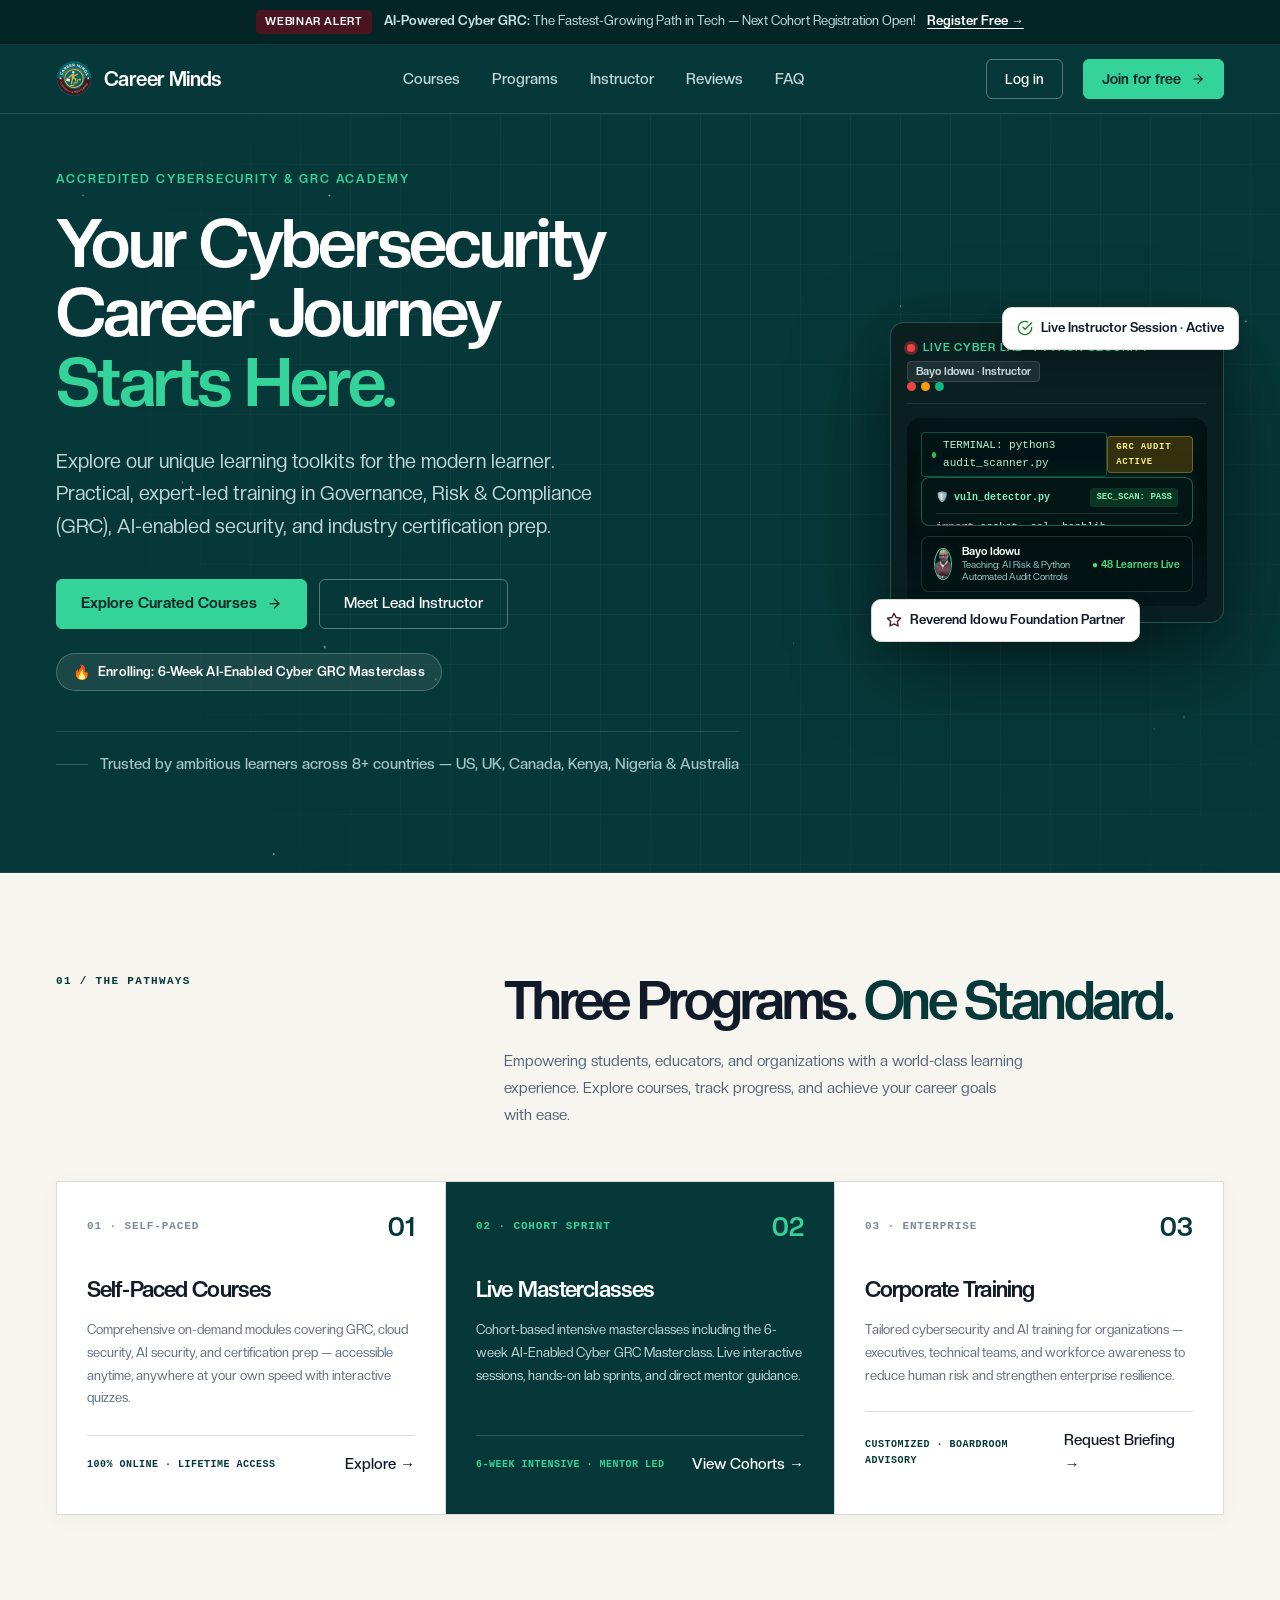
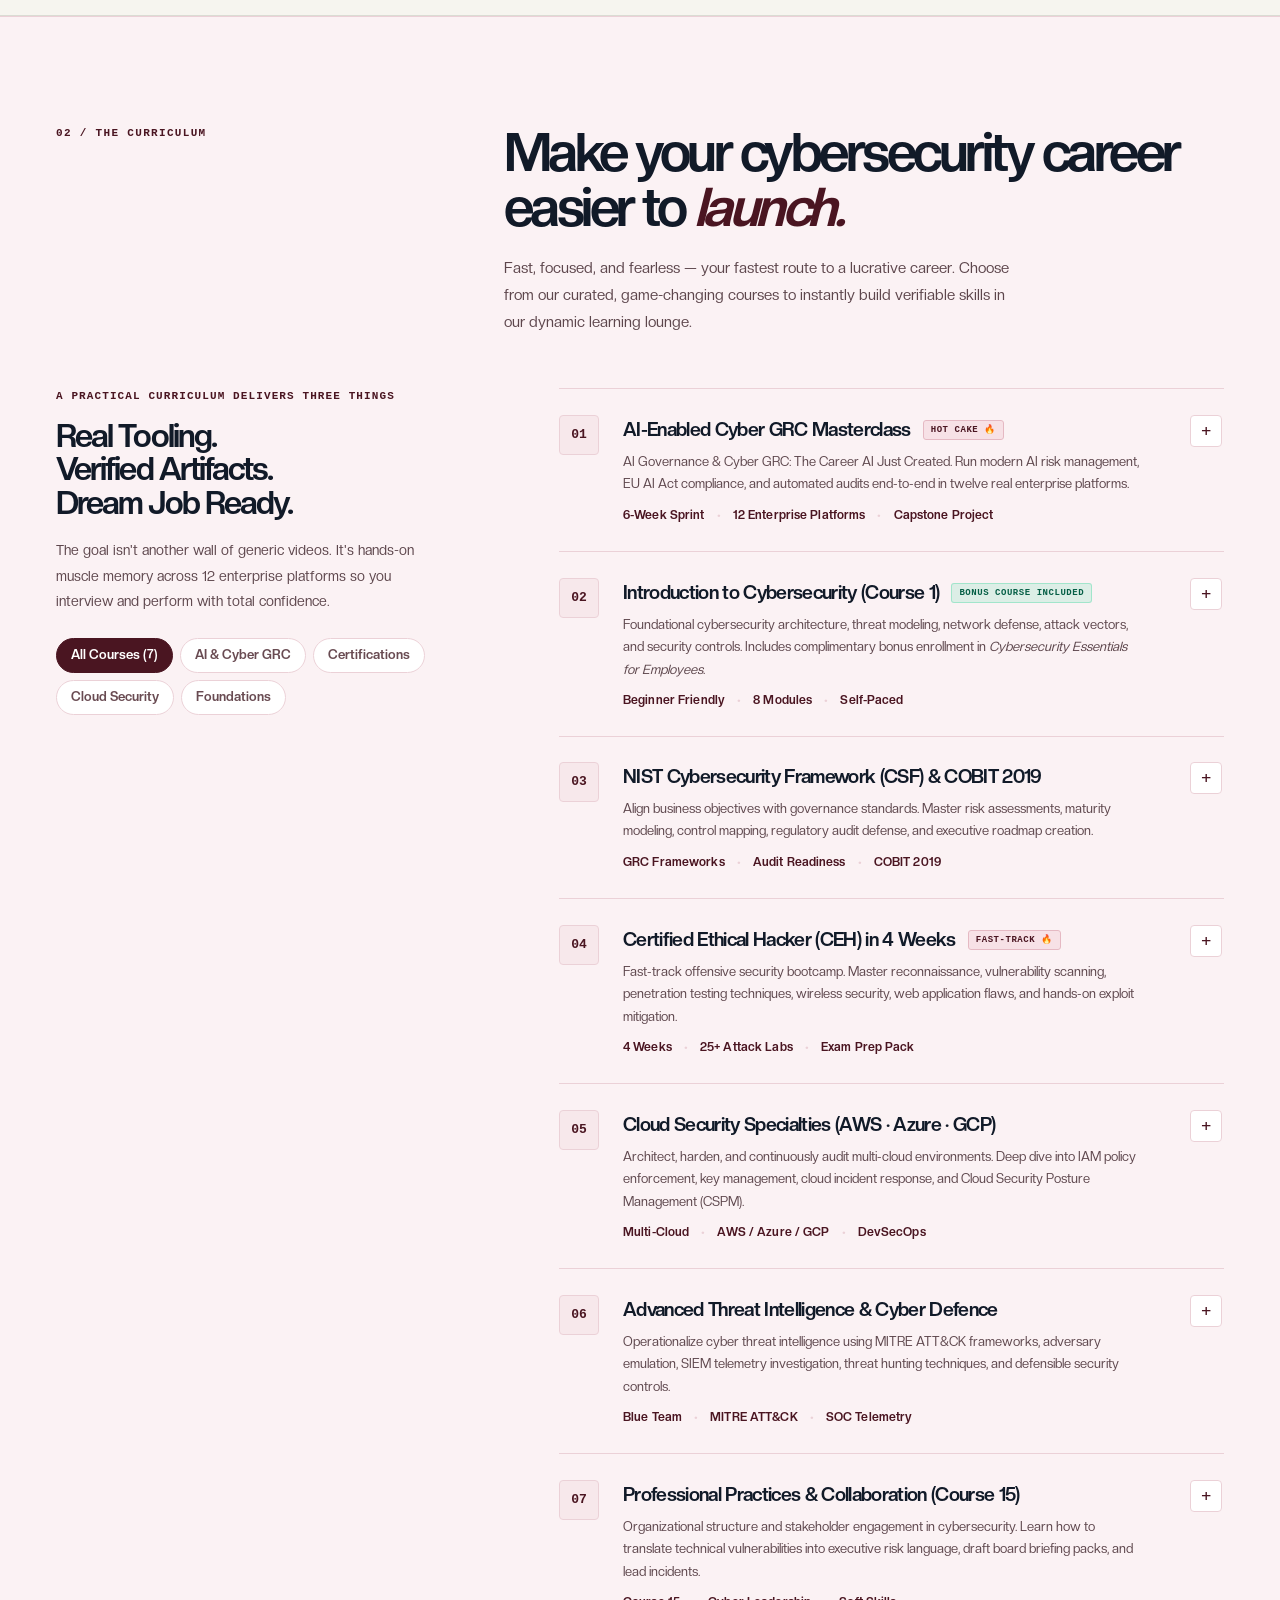
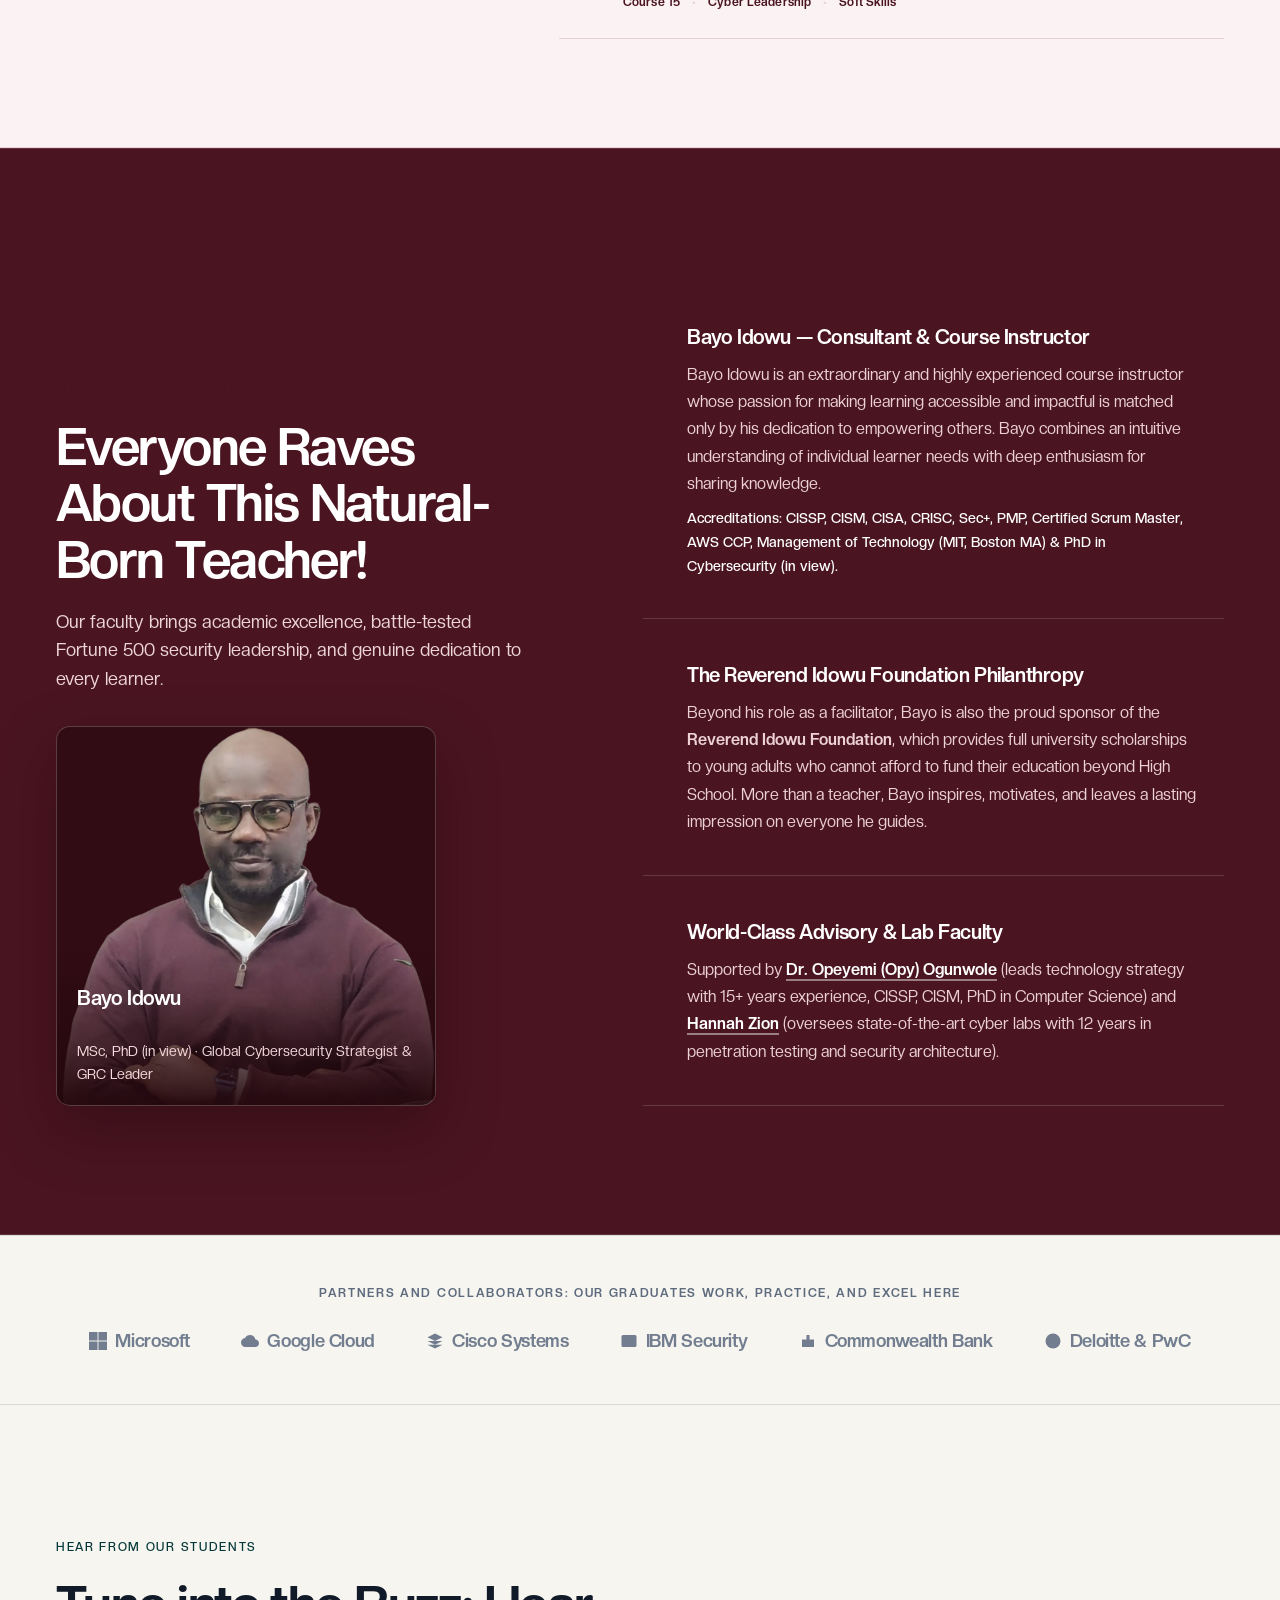
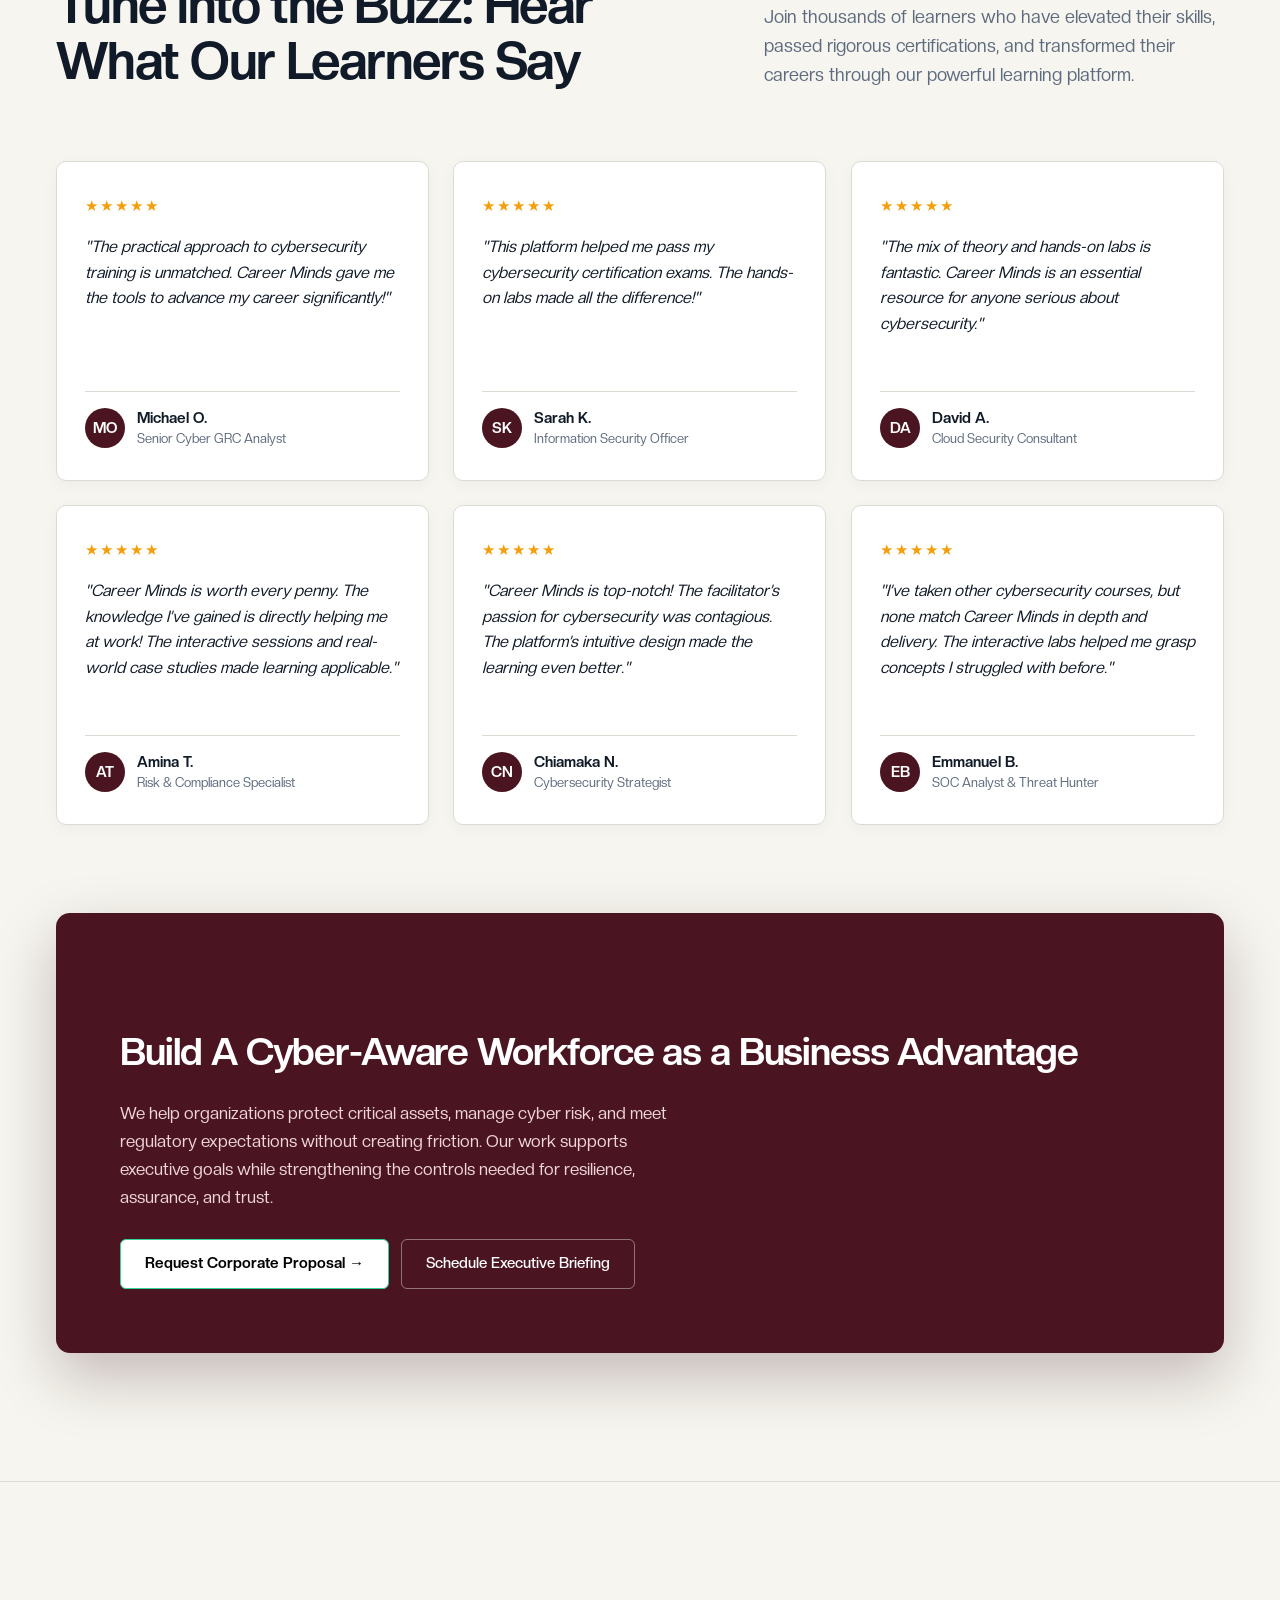
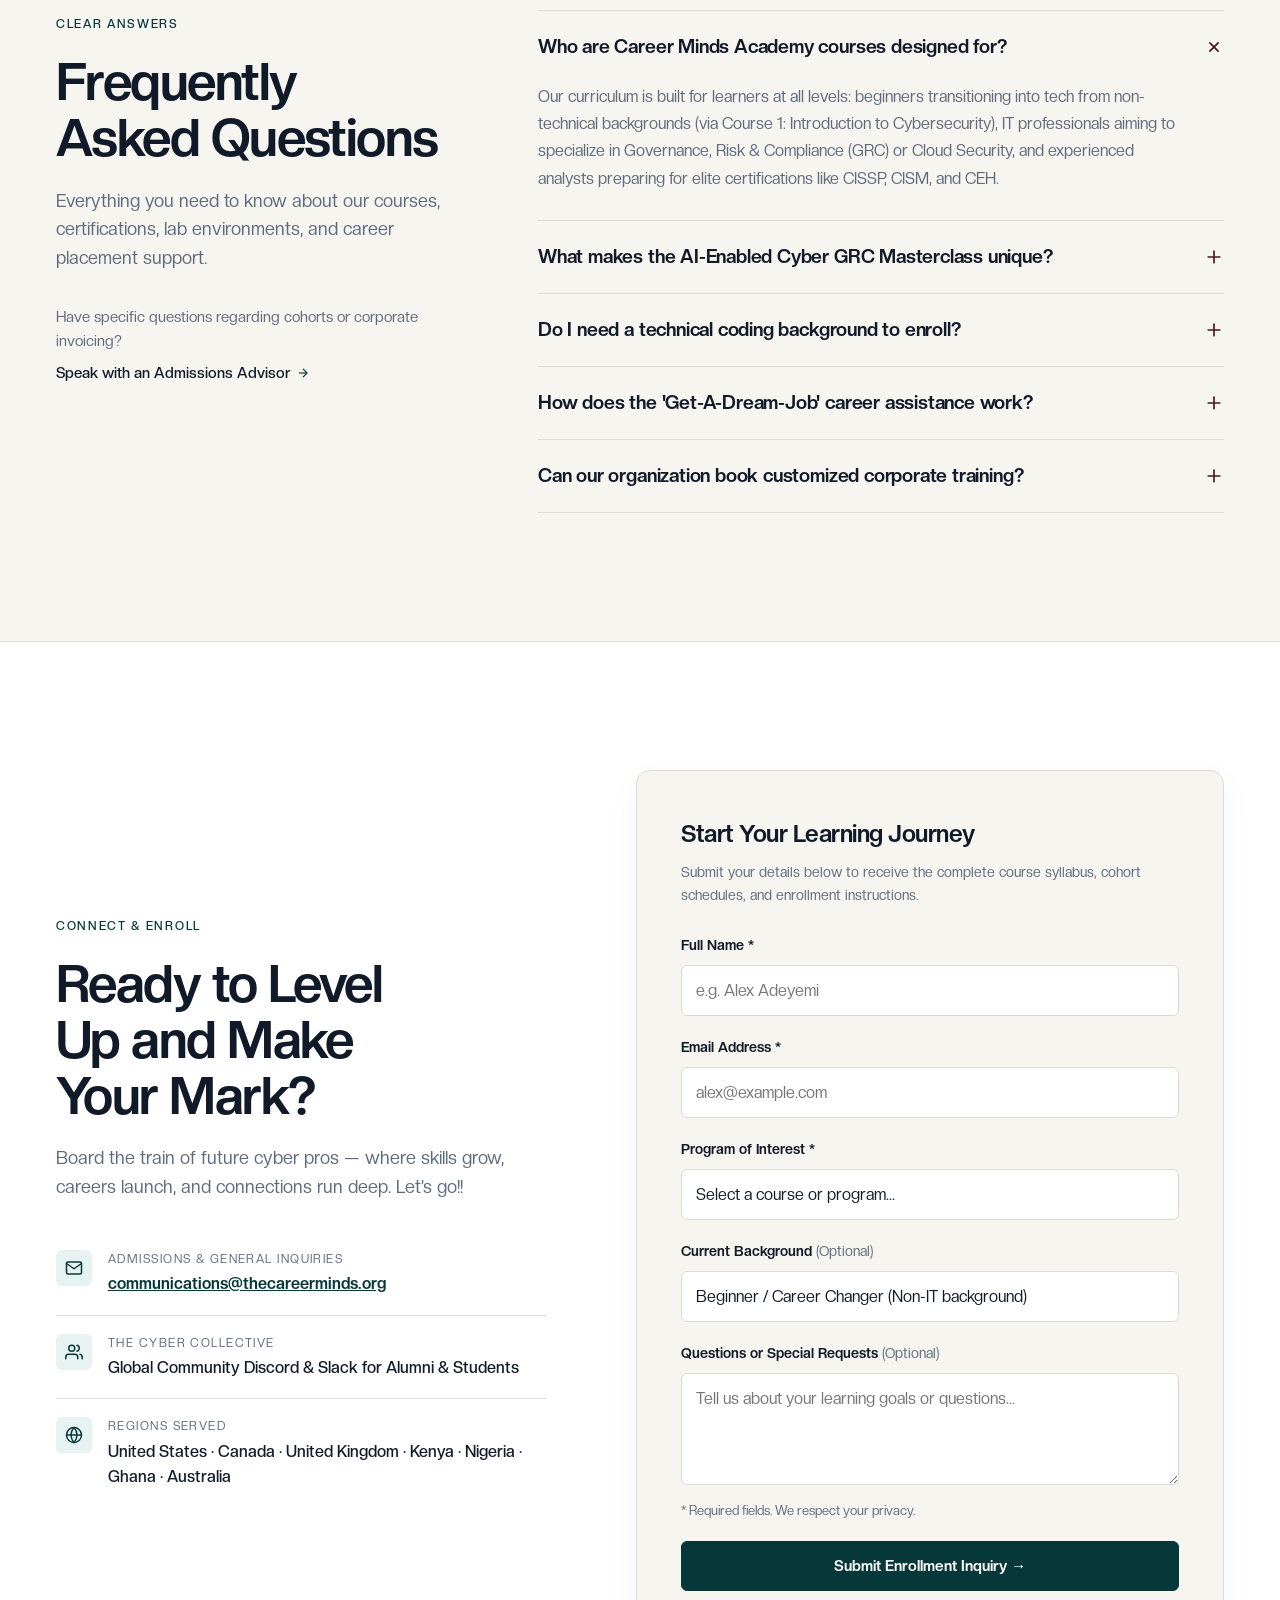
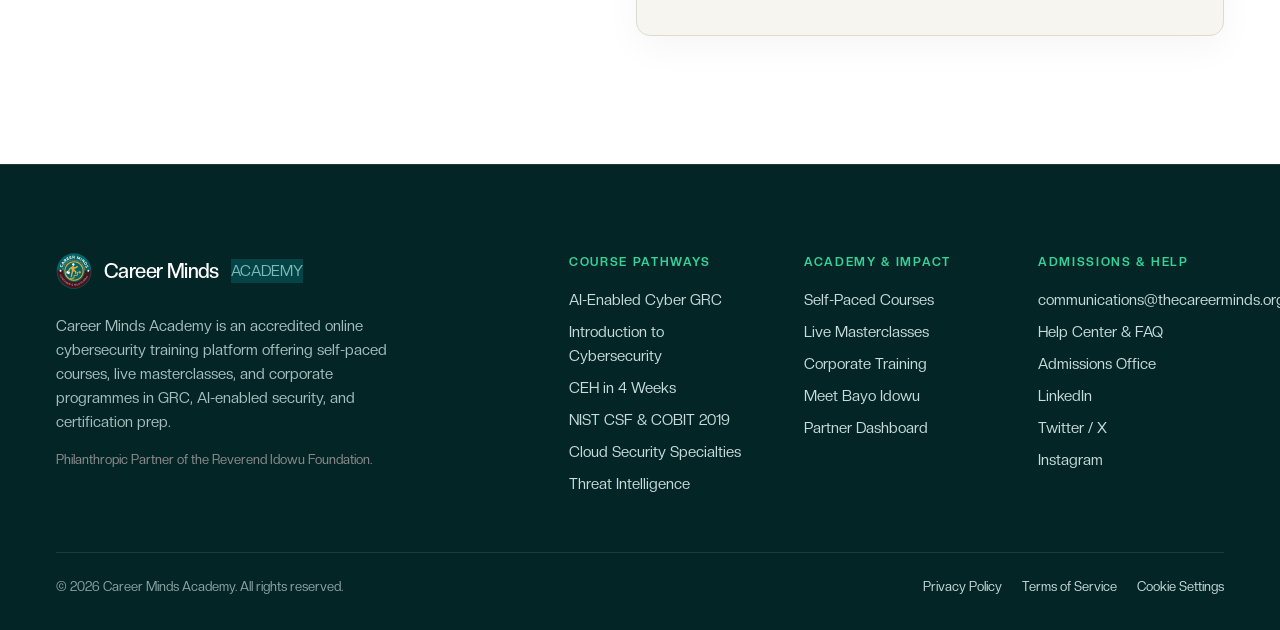
<file: index.html>
<!doctype html>
<html lang="en">
  <head>
    <meta charset="UTF-8" />
    <meta name="viewport" content="width=device-width, initial-scale=1.0" />
    <title>Career Minds Academy | Cybersecurity &amp; GRC Training</title>
    <meta
      name="description"
      content="Launch and advance your cybersecurity career with Career Minds Academy. Self-paced courses, live masterclasses, and corporate programmes in GRC, AI-enabled security, and certification prep."
    />
    <meta name="theme-color" content="#066466" />
    <link rel="icon" type="image/svg+xml" href="logo.svg" />
    <link rel="icon" type="image/x-icon" href="favicon.ico" />

    <!-- Stylesheets: Restora core design system + Career Minds enhancements -->
    <link rel="stylesheet" href="restora.css" />
    <link rel="stylesheet" href="careerminds.css" />

    <!-- Vercel Web Analytics -->
    <script defer src="https://cdn.vercel-insights.com/v1/script.js"></script>
  </head>
  <body>
    <!-- Accessibility Skip Link -->
    <a href="#main" class="skip-link">Skip to main content</a>

    <!-- Top Announcement Bar -->
    <div class="top-banner">
      <div class="top-banner__inner">
        <span class="top-banner__pill">Webinar Alert</span>
        <span><strong>AI-Powered Cyber GRC:</strong> The Fastest-Growing Path in Tech — Next Cohort Registration Open!</span>
        <a href="#contact" class="top-banner__link">Register Free &rarr;</a>
      </div>
    </div>

    <!-- Sticky Navbar -->
    <header class="navbar navbar--theme-green">
      <div class="container">
        <div class="navbar__inner">
          <!-- Brand Logo -->
          <a href="#" class="navbar__brand wordmark" aria-label="Career Minds Homepage">
            <img src="logo.svg" alt="Career Minds Logo" class="navbar__logo" width="36" height="36" />
            <span class="wordmark__text">Career Minds</span>
          </a>

          <!-- Desktop Navigation Links -->
          <nav class="navbar__nav" aria-label="Main Navigation">
            <ul class="navbar__links">
              <li><a href="#services">Courses</a></li>
              <li><a href="#programs">Programs</a></li>
              <li><a href="#instructor">Instructor</a></li>
              <li><a href="#reviews">Reviews</a></li>
              <li><a href="#faq">FAQ</a></li>
            </ul>
          </nav>

          <!-- CTAs -->
          <div class="navbar__actions">
            <a href="https://www.thecareerminds.com" target="_blank" rel="noopener noreferrer" class="button button--secondary button--sm">
              Log in
            </a>
            <a href="#services" class="button button--primary button--sm navbar__cta">
              Join for free
              <svg width="14" height="14" viewBox="0 0 24 24" fill="none" stroke="currentColor" stroke-width="2" stroke-linecap="round" stroke-linejoin="round" aria-hidden="true">
                <line x1="5" y1="12" x2="19" y2="12"></line>
                <polyline points="12 5 19 12 12 19"></polyline>
              </svg>
            </a>
          </div>

          <!-- Mobile Hamburger Toggle -->
          <button type="button" class="navbar__toggle" id="mobile-toggle" aria-expanded="false" aria-controls="mobile-nav" aria-label="Toggle navigation menu">
            <svg width="24" height="24" viewBox="0 0 24 24" fill="none" stroke="currentColor" stroke-width="1.8" stroke-linecap="round" stroke-linejoin="round" id="burger-icon" aria-hidden="true">
              <line x1="3" y1="12" x2="21" y2="12"></line>
              <line x1="3" y1="6" x2="21" y2="6"></line>
              <line x1="3" y1="18" x2="21" y2="18"></line>
            </svg>
          </button>
        </div>
      </div>

      <!-- Mobile Menu Dropdown -->
      <div class="mobile-menu" id="mobile-nav" hidden>
        <div class="container">
          <ul>
            <li><a href="#services" class="mobile-link">Courses &amp; Certifications</a></li>
            <li><a href="#programs" class="mobile-link">Three Programs</a></li>
            <li><a href="#instructor" class="mobile-link">Meet Your Instructor</a></li>
            <li><a href="#reviews" class="mobile-link">Student Reviews</a></li>
            <li><a href="#faq" class="mobile-link">Help Center &amp; FAQ</a></li>
            <li><a href="#contact" class="mobile-link">Contact &amp; Admissions</a></li>
          </ul>
          <div style="padding-top: 16px; display: flex; flex-direction: column; gap: 12px;">
            <a href="#services" class="button button--primary mobile-menu__cta mobile-link">
              Join for free &rarr;
            </a>
            <a href="https://www.thecareerminds.com" target="_blank" rel="noopener noreferrer" class="button button--secondary mobile-menu__cta mobile-link">
              Log in
            </a>
          </div>
        </div>
      </div>
    </header>

    <main id="main">
      <!-- HERO SECTION (Restora .hero grid style) -->
      <section class="hero" data-nav-theme="green" aria-labelledby="hero-title">
        <!-- Night Sky Little Stars Background -->
        <canvas id="hero-stars" class="hero__stars" aria-hidden="true"></canvas>
        <div class="container">
          <div class="hero__grid">
            <!-- Left Copy Column -->
            <div class="hero__copy reveal">
              <div class="eyebrow">Accredited Cybersecurity &amp; GRC Academy</div>
              <h1 id="hero-title" class="hero__title">
                <span class="hero__title-line">Your Cybersecurity</span>
                <span class="hero__title-line">Career Journey</span>
                <span class="hero__title-line text-accent">Starts Here.</span>
              </h1>
              <p class="hero__lead">
                Explore our unique learning toolkits for the modern learner. Practical, expert-led training in Governance, Risk &amp; Compliance (GRC), AI-enabled security, and industry certification prep.
              </p>

              <!-- CTA Row -->
              <div class="button-row">
                <a href="#services" class="button button--primary">
                  Explore Curated Courses
                  <svg width="15" height="15" viewBox="0 0 24 24" fill="none" stroke="currentColor" stroke-width="2" stroke-linecap="round" stroke-linejoin="round" aria-hidden="true">
                    <line x1="5" y1="12" x2="19" y2="12"></line>
                    <polyline points="12 5 19 12 12 19"></polyline>
                  </svg>
                </a>
                <a href="#instructor" class="button button--secondary">
                  Meet Lead Instructor
                </a>
              </div>

              <!-- Hot Cake Pill Badge -->
              <div class="hero__badge-row">
                <span class="badge-hot-cake">
                  Enrolling: 6-Week AI-Enabled Cyber GRC Masterclass
                </span>
              </div>

              <!-- Hero Trust Rule & Stat -->
              <div class="hero__trust">
                <span class="hero__trust-rule"></span>
                <span>Trusted by ambitious learners across 8+ countries — US, UK, Canada, Kenya, Nigeria &amp; Australia</span>
              </div>
            </div>

            <!-- Right Visual Column: Live Cybersecurity Classroom & Python Screen Stream -->
            <div class="hero__visual reveal">
              <div class="hero__card hero__card--video">
                <!-- Floating Badge: Top Right -->
                <div class="floating-badge floating-badge--top-right">
                  <svg width="16" height="16" viewBox="0 0 24 24" fill="none" stroke="#1a7e16" stroke-width="2" stroke-linecap="round" stroke-linejoin="round" aria-hidden="true">
                    <path d="M22 11.08V12a10 10 0 1 1-5.93-9.14"></path>
                    <polyline points="22 4 12 14.01 9 11.01"></polyline>
                  </svg>
                  <span>Live Instructor Session · Active</span>
                </div>

                <!-- Video Frame Header (OS / Classroom Header) -->
                <div class="hero__card-header hero__video-header">
                  <div class="hero__card-badge">
                    <span class="pulse-indicator"></span>
                    Live Cyber Lab · Python Security
                  </div>
                  <div class="hero__video-meta">
                    <span class="video-meta-pill">Bayo Idowu · Instructor</span>
                  </div>
                  <div class="hero__card-dots">
                    <span class="hero__card-dot"></span>
                    <span class="hero__card-dot"></span>
                    <span class="hero__card-dot"></span>
                  </div>
                </div>

                <!-- Video Player Container with Custom Cybersecurity & Python Code Overlay -->
                <div class="hero__video-wrapper">
                  <video autoplay="" loop="" muted="" playsinline="" class="w-full rounded-2xl hero__video-element" aria-label="Cybersecurity Instructor Teaching Live with Python Code">
                    <source src="https://d12araoe7z5xxk.cloudfront.net/download/ZDlNErBZ6pvia0ogd7bto8kIg.mp4" type="video/mp4" />
                  </video>

                  <!-- Cybersecurity Live Teaching & Code Overlays -->
                  <div class="video-cyber-overlay">
                    <!-- Top Telemetry Bar -->
                    <div class="cyber-telemetry-bar">
                      <span class="telemetry-item">
                        <span class="telemetry-dot"></span>
                        TERMINAL: python3 audit_scanner.py
                      </span>
                      <span class="telemetry-badge">GRC AUDIT ACTIVE</span>
                    </div>

                    <!-- Code / Threat Telemetry Widget with Moving Scanner Beam & Progressive Blur -->
                    <div class="cyber-code-hud">
                      <!-- Scanner Beam Element moving vertically across the code box -->
                      <div class="cyber-scanner-beam" aria-hidden="true">
                        <div class="scanner-blur-layer scanner-blur-layer--far"></div>
                        <div class="scanner-blur-layer scanner-blur-layer--mid"></div>
                        <div class="scanner-blur-layer scanner-blur-layer--near"></div>
                        <div class="scanner-laser-line"></div>
                        <div class="scanner-glow-head"></div>
                      </div>

                      <div class="code-hud__header">
                        <span class="code-hud__file">🛡️ vuln_detector.py</span>
                        <span class="code-hud__status">SEC_SCAN: PASS</span>
                      </div>
                      <pre class="code-hud__snippet"><code><span class="c-kw">import</span> socket, ssl, hashlib

<span class="c-fn">def</span> <span class="c-call">verify_nist_controls</span>(target, port=443):
    ctx = ssl.create_default_context()
    <span class="c-kw">with</span> ctx.wrap_socket(socket.socket(), server_hostname=target) <span class="c-kw">as</span> s:
        s.connect((target, port))
        cert = s.getpeercert()
        <span class="c-kw">return</span> {<span class="c-str">"nist_csf"</span>: <span class="c-num">2.0</span>, <span class="c-str">"tls_cipher"</span>: s.cipher()[0], <span class="c-str">"status"</span>: <span class="c-str">"COMPLIANT"</span>}</code></pre>
                    </div>

                    <!-- Bottom Instructor Status Bar -->
                    <div class="cyber-instructor-bar">
                      <div class="instructor-live-avatar">
                        <img src="director.webp" alt="Bayo Idowu" width="32" height="32" />
                      </div>
                      <div class="instructor-live-info">
                        <strong>Bayo Idowu</strong>
                        <span>Teaching: AI Risk &amp; Python Automated Audit Controls</span>
                      </div>
                      <div class="live-learner-count">
                        <span>● 48 Learners Live</span>
                      </div>
                    </div>
                  </div>
                </div>

                <!-- Floating Badge: Bottom Left -->
                <div class="floating-badge floating-badge--bottom-left">
                  <svg width="16" height="16" viewBox="0 0 24 24" fill="none" stroke="#4a1521" stroke-width="2" stroke-linecap="round" stroke-linejoin="round" aria-hidden="true">
                    <polygon points="12 2 15.09 8.26 22 9.27 17 14.14 18.18 21.02 12 17.77 5.82 21.02 7 14.14 2 9.27 8.91 8.26 12 2"></polygon>
                  </svg>
                  <span>Reverend Idowu Foundation Partner</span>
                </div>
              </div>
            </div>
          </div>
        </div>
      </section>

      <!-- THREE PROGRAMS. ONE STANDARD. (Shiplog Section 01 / Friction Grid Style) -->
      <section class="section wrap-section" id="programs" data-nav-theme="cream" aria-labelledby="programs-title">
        <div class="container">
          <div class="section-top reveal">
            <div class="section-kicker mono">01 / The Pathways</div>
            <div>
              <h2 id="programs-title">
                Three Programs. <em>One Standard.</em>
              </h2>
              <p>
                Empowering students, educators, and organizations with a world-class learning experience. Explore courses, track progress, and achieve your career goals with ease.
              </p>
            </div>
          </div>

          <!-- Shiplog .friction 3-column split border grid -->
          <div class="friction-grid">
            <article class="friction-card reveal">
              <div class="friction-card__header">
                <span class="number mono">01 &middot; SELF-PACED</span>
                <span class="symbol">01</span>
              </div>
              <h3>Self-Paced Courses</h3>
              <p>
                Comprehensive on-demand modules covering GRC, cloud security, AI security, and certification prep — accessible anytime, anywhere at your own speed with interactive quizzes.
              </p>
              <div class="friction-card__footer">
                <span class="friction-card__meta">100% Online &middot; Lifetime Access</span>
                <a href="#services" class="text-link">Explore &rarr;</a>
              </div>
            </article>

            <article class="friction-card friction-card--highlight reveal">
              <div class="friction-card__header">
                <span class="number mono" style="color: var(--cm-green-electric);">02 &middot; COHORT SPRINT</span>
                <span class="symbol" style="color: var(--cm-green-electric);">02</span>
              </div>
              <h3>Live Masterclasses</h3>
              <p>
                Cohort-based intensive masterclasses including the 6-week AI-Enabled Cyber GRC Masterclass. Live interactive sessions, hands-on lab sprints, and direct mentor guidance.
              </p>
              <div class="friction-card__footer">
                <span class="friction-card__meta" style="color: var(--cm-green-electric);">6-Week Intensive &middot; Mentor Led</span>
                <a href="#services" class="text-link" style="color: #ffffff;">View Cohorts &rarr;</a>
              </div>
            </article>

            <article class="friction-card reveal">
              <div class="friction-card__header">
                <span class="number mono">03 &middot; ENTERPRISE</span>
                <span class="symbol">03</span>
              </div>
              <h3>Corporate Training</h3>
              <p>
                Tailored cybersecurity and AI training for organizations — executives, technical teams, and workforce awareness to reduce human risk and strengthen enterprise resilience.
              </p>
              <div class="friction-card__footer">
                <span class="friction-card__meta">Customized &middot; Boardroom Advisory</span>
                <a href="#contact" class="text-link">Request Briefing &rarr;</a>
              </div>
            </article>
          </div>
        </div>
      </section>

      <!-- SERVICES / CURATED COURSES (Shiplog Blue-Band Replaced with BURGUNDY BAND) -->
      <section class="burgundy-band section" id="services" data-nav-theme="burgundy" aria-labelledby="services-title">
        <div class="container">
          <!-- Section Top Split Header -->
          <div class="section-top reveal">
            <div class="section-kicker mono">02 / The Curriculum</div>
            <div>
              <h2 id="services-title">
                Make your cybersecurity career easier to <em>launch.</em>
              </h2>
              <p>
                Fast, focused, and fearless — your fastest route to a lucrative career. Choose from our curated, game-changing courses to instantly build verifiable skills in our dynamic learning lounge.
              </p>
            </div>
          </div>

          <!-- Shiplog Signal Layout (Sticky Left Intro + Numbered Signal Rows) -->
          <div class="signal-layout">
            <!-- Left Sticky Sidebar -->
            <div class="signal-intro reveal">
              <span class="mono">A practical curriculum delivers three things</span>
              <h3>Real Tooling.<br>Verified Artifacts.<br>Dream Job Ready.</h3>
              <p>
                The goal isn't another wall of generic videos. It's hands-on muscle memory across 12 enterprise platforms so you interview and perform with total confidence.
              </p>

              <!-- Interactive Category Filter Buttons -->
              <div class="signal-filter-bar" role="tablist" aria-label="Course categories filter">
                <button type="button" class="signal-filter-btn active" data-category="all" role="tab" aria-selected="true">All Courses (7)</button>
                <button type="button" class="signal-filter-btn" data-category="grc" role="tab" aria-selected="false">AI &amp; Cyber GRC</button>
                <button type="button" class="signal-filter-btn" data-category="cert" role="tab" aria-selected="false">Certifications</button>
                <button type="button" class="signal-filter-btn" data-category="cloud" role="tab" aria-selected="false">Cloud Security</button>
                <button type="button" class="signal-filter-btn" data-category="foundations" role="tab" aria-selected="false">Foundations</button>
              </div>
            </div>

            <!-- Right Signal Rows List -->
            <div class="signal-list" role="tabpanel">
              <!-- Course 01 -->
              <article class="signal-row reveal" data-category="grc" data-course-id="grc-masterclass">
                <span class="signal-index">01</span>
                <div>
                  <div class="signal-row__head">
                    <h4>AI-Enabled Cyber GRC Masterclass</h4>
                    <span class="signal-tag signal-tag--gold">HOT CAKE 🔥</span>
                  </div>
                  <p>
                    AI Governance &amp; Cyber GRC: The Career AI Just Created. Run modern AI risk management, EU AI Act compliance, and automated audits end-to-end in twelve real enterprise platforms.
                  </p>
                  <div class="service__tags">
                    <span class="tag">6-Week Sprint</span>
                    <span class="tag">12 Enterprise Platforms</span>
                    <span class="tag">Capstone Project</span>
                  </div>
                </div>
                <button type="button" class="signal-plus-btn open-curriculum-btn" data-course="grc-masterclass" aria-label="View AI-Enabled Cyber GRC Curriculum">
                  +
                </button>
              </article>

              <!-- Course 02 -->
              <article class="signal-row reveal" data-category="foundations" data-course-id="intro-cyber">
                <span class="signal-index">02</span>
                <div>
                  <div class="signal-row__head">
                    <h4>Introduction to Cybersecurity (Course 1)</h4>
                    <span class="signal-tag signal-tag--mint">BONUS COURSE INCLUDED</span>
                  </div>
                  <p>
                    Foundational cybersecurity architecture, threat modeling, network defense, attack vectors, and security controls. Includes complimentary bonus enrollment in <em>Cybersecurity Essentials for Employees</em>.
                  </p>
                  <div class="service__tags">
                    <span class="tag">Beginner Friendly</span>
                    <span class="tag">8 Modules</span>
                    <span class="tag">Self-Paced</span>
                  </div>
                </div>
                <button type="button" class="signal-plus-btn open-curriculum-btn" data-course="intro-cyber" aria-label="View Introduction to Cybersecurity Curriculum">
                  +
                </button>
              </article>

              <!-- Course 03 -->
              <article class="signal-row reveal" data-category="grc cert" data-course-id="nist-cobit">
                <span class="signal-index">03</span>
                <div>
                  <div class="signal-row__head">
                    <h4>NIST Cybersecurity Framework (CSF) &amp; COBIT 2019</h4>
                  </div>
                  <p>
                    Align business objectives with governance standards. Master risk assessments, maturity modeling, control mapping, regulatory audit defense, and executive roadmap creation.
                  </p>
                  <div class="service__tags">
                    <span class="tag">GRC Frameworks</span>
                    <span class="tag">Audit Readiness</span>
                    <span class="tag">COBIT 2019</span>
                  </div>
                </div>
                <button type="button" class="signal-plus-btn open-curriculum-btn" data-course="nist-cobit" aria-label="View NIST CSF and COBIT Curriculum">
                  +
                </button>
              </article>

              <!-- Course 04 -->
              <article class="signal-row reveal" data-category="cert" data-course-id="ceh-bootcamp">
                <span class="signal-index">04</span>
                <div>
                  <div class="signal-row__head">
                    <h4>Certified Ethical Hacker (CEH) in 4 Weeks</h4>
                    <span class="signal-tag signal-tag--gold">FAST-TRACK 🔥</span>
                  </div>
                  <p>
                    Fast-track offensive security bootcamp. Master reconnaissance, vulnerability scanning, penetration testing techniques, wireless security, web application flaws, and hands-on exploit mitigation.
                  </p>
                  <div class="service__tags">
                    <span class="tag">4 Weeks</span>
                    <span class="tag">25+ Attack Labs</span>
                    <span class="tag">Exam Prep Pack</span>
                  </div>
                </div>
                <button type="button" class="signal-plus-btn open-curriculum-btn" data-course="ceh-bootcamp" aria-label="View CEH Bootcamp Curriculum">
                  +
                </button>
              </article>

              <!-- Course 05 -->
              <article class="signal-row reveal" data-category="cloud cert" data-course-id="cloud-sec">
                <span class="signal-index">05</span>
                <div>
                  <div class="signal-row__head">
                    <h4>Cloud Security Specialties (AWS &middot; Azure &middot; GCP)</h4>
                  </div>
                  <p>
                    Architect, harden, and continuously audit multi-cloud environments. Deep dive into IAM policy enforcement, key management, cloud incident response, and Cloud Security Posture Management (CSPM).
                  </p>
                  <div class="service__tags">
                    <span class="tag">Multi-Cloud</span>
                    <span class="tag">AWS / Azure / GCP</span>
                    <span class="tag">DevSecOps</span>
                  </div>
                </div>
                <button type="button" class="signal-plus-btn open-curriculum-btn" data-course="cloud-sec" aria-label="View Cloud Security Curriculum">
                  +
                </button>
              </article>

              <!-- Course 06 -->
              <article class="signal-row reveal" data-category="cloud" data-course-id="threat-intel">
                <span class="signal-index">06</span>
                <div>
                  <div class="signal-row__head">
                    <h4>Advanced Threat Intelligence &amp; Cyber Defence</h4>
                  </div>
                  <p>
                    Operationalize cyber threat intelligence using MITRE ATT&amp;CK frameworks, adversary emulation, SIEM telemetry investigation, threat hunting techniques, and defensible security controls.
                  </p>
                  <div class="service__tags">
                    <span class="tag">Blue Team</span>
                    <span class="tag">MITRE ATT&amp;CK</span>
                    <span class="tag">SOC Telemetry</span>
                  </div>
                </div>
                <button type="button" class="signal-plus-btn open-curriculum-btn" data-course="threat-intel" aria-label="View Threat Intelligence Curriculum">
                  +
                </button>
              </article>

              <!-- Course 07 -->
              <article class="signal-row reveal" data-category="foundations grc" data-course-id="prof-practices">
                <span class="signal-index">07</span>
                <div>
                  <div class="signal-row__head">
                    <h4>Professional Practices &amp; Collaboration (Course 15)</h4>
                  </div>
                  <p>
                    Organizational structure and stakeholder engagement in cybersecurity. Learn how to translate technical vulnerabilities into executive risk language, draft board briefing packs, and lead incidents.
                  </p>
                  <div class="service__tags">
                    <span class="tag">Course 15</span>
                    <span class="tag">Cyber Leadership</span>
                    <span class="tag">Soft Skills</span>
                  </div>
                </div>
                <button type="button" class="signal-plus-btn open-curriculum-btn" data-course="prof-practices" aria-label="View Professional Practices Curriculum">
                  +
                </button>
              </article>
            </div>
          </div>
        </div>
      </section>

      <!-- INSTRUCTOR & LEADERSHIP SPOTLIGHT (Restora .why layout) -->
      <section class="section" id="instructor" data-nav-theme="burgundy" aria-labelledby="instructor-title">
        <div class="container">
          <div class="why">
            <!-- Left Sticky Intro -->
            <div class="why__intro reveal">
              <div class="eyebrow">Meet Your Consultant &amp; Instructor</div>
              <h2 id="instructor-title" class="section-title">
                Everyone Raves About This Natural-Born Teacher!
              </h2>
              <p class="section-lead">
                Our faculty brings academic excellence, battle-tested Fortune 500 security leadership, and genuine dedication to every learner.
              </p>

              <!-- Authentic Photo of Bayo Idowu -->
              <div class="instructor-visual" style="margin-top: 32px; max-width: 380px;">
                <img src="director.webp" alt="Bayo Idowu - Lead Consultant &amp; Course Instructor" width="400" height="400" loading="lazy" />
                <div class="instructor-badge-overlay">
                  <h4>Bayo Idowu</h4>
                  <p>MSc, PhD (in view) &middot; Global Cybersecurity Strategist &amp; GRC Leader</p>
                </div>
              </div>
            </div>

            <!-- Right Profile Content List -->
            <div class="why__list">
              <!-- Item 1: Instructor Profile -->
              <div class="why__item reveal">
                <div class="why__icon">
                  <svg width="24" height="24" viewBox="0 0 24 24" fill="none" stroke="currentColor" stroke-width="1.8" stroke-linecap="round" stroke-linejoin="round" aria-hidden="true">
                    <path d="M20 21v-2a4 4 0 0 0-4-4H8a4 4 0 0 0-4 4v2"></path>
                    <circle cx="12" cy="7" r="4"></circle>
                  </svg>
                </div>
                <div>
                  <h3>Bayo Idowu — Consultant &amp; Course Instructor</h3>
                  <p>
                    Bayo Idowu is an extraordinary and highly experienced course instructor whose passion for making learning accessible and impactful is matched only by his dedication to empowering others. Bayo combines an intuitive understanding of individual learner needs with deep enthusiasm for sharing knowledge.
                  </p>
                  <p style="margin-top: 10px; font-size: 0.875rem; color: var(--color-teal); font-weight: 500;">
                    Accreditations: CISSP, CISM, CISA, CRISC, Sec+, PMP, Certified Scrum Master, AWS CCP, Management of Technology (MIT, Boston MA) &amp; PhD in Cybersecurity (in view).
                  </p>
                </div>
              </div>

              <!-- Item 2: Reverend Idowu Foundation -->
              <div class="why__item reveal">
                <div class="why__icon">
                  <svg width="24" height="24" viewBox="0 0 24 24" fill="none" stroke="currentColor" stroke-width="1.8" stroke-linecap="round" stroke-linejoin="round" aria-hidden="true">
                    <path d="M12 21.35l-1.45-1.32C5.4 15.36 2 12.28 2 8.5 2 5.42 4.42 3 7.5 3c1.74 0 3.41.81 4.5 2.09C13.09 3.81 14.76 3 16.5 3 19.58 3 22 5.42 22 8.5c0 3.78-3.4 6.86-8.55 11.54L12 21.35z"></path>
                  </svg>
                </div>
                <div>
                  <h3>The Reverend Idowu Foundation Philanthropy</h3>
                  <p>
                    Beyond his role as a facilitator, Bayo is also the proud sponsor of the <strong>Reverend Idowu Foundation</strong>, which provides full university scholarships to young adults who cannot afford to fund their education beyond High School. More than a teacher, Bayo inspires, motivates, and leaves a lasting impression on everyone he guides.
                  </p>
                </div>
              </div>

              <!-- Item 3: Leadership Faculty -->
              <div class="why__item reveal">
                <div class="why__icon">
                  <svg width="24" height="24" viewBox="0 0 24 24" fill="none" stroke="currentColor" stroke-width="1.8" stroke-linecap="round" stroke-linejoin="round" aria-hidden="true">
                    <circle cx="12" cy="12" r="10"></circle>
                    <line x1="2" y1="12" x2="22" y2="12"></line>
                    <path d="M12 2a15.3 15.3 0 0 1 4 10 15.3 15.3 0 0 1-4 10 15.3 15.3 0 0 1-4-10 15.3 15.3 0 0 1 4-10z"></path>
                  </svg>
                </div>
                <div>
                  <h3>World-Class Advisory &amp; Lab Faculty</h3>
                  <p>
                    Supported by 
                    <span class="tutor-highlight" tabindex="0" role="button" aria-haspopup="dialog" aria-label="Dr. Opeyemi Ogunwole profile preview">
                      <strong class="tutor-name">Dr. Opeyemi (Opy) Ogunwole</strong>
                      <span class="tutor-popup" role="tooltip">
                        <img src="tutor-opeyemi.webp" alt="Dr. Opeyemi Ogunwole" width="96" height="96" loading="lazy" />
                        <span class="tutor-popup__meta">
                          <strong class="tutor-popup__title">Dr. Opeyemi Ogunwole</strong>
                          <span class="tutor-popup__subtitle">PhD in Computer Science &bull; CISSP, CISM</span>
                          <span class="tutor-popup__role">Technology Strategy &amp; Enterprise Governance</span>
                        </span>
                      </span>
                    </span>
                    (leads technology strategy with 15+ years experience, CISSP, CISM, PhD in Computer Science) and 
                    <span class="tutor-highlight" tabindex="0" role="button" aria-haspopup="dialog" aria-label="Hannah Zion profile preview">
                      <strong class="tutor-name">Hannah Zion</strong>
                      <span class="tutor-popup" role="tooltip">
                        <img src="tutor-hannah.webp" alt="Hannah Zion" width="96" height="96" loading="lazy" />
                        <span class="tutor-popup__meta">
                          <strong class="tutor-popup__title">Hannah Zion</strong>
                          <span class="tutor-popup__subtitle">12+ Years Security Architecture</span>
                          <span class="tutor-popup__role">Head of Cyber Labs &amp; Pen-Testing</span>
                        </span>
                      </span>
                    </span>
                    (oversees state-of-the-art cyber labs with 12 years in penetration testing and security architecture).
                  </p>
                </div>
              </div>
            </div>
          </div>
        </div>
      </section>

      <!-- PARTNERS & COLLABORATORS BAR -->
      <section class="partners-section" data-nav-theme="cream" aria-label="Where Our Learners Work">
        <div class="container">
          <div class="partners-label reveal">
            Partners and Collaborators: Our Graduates Work, Practice, and Excel Here
          </div>
          <div class="partners-row reveal">
            <span class="partner-logo-item">
              <svg width="18" height="18" viewBox="0 0 24 24" fill="currentColor"><path d="M0 0h11.377v11.372H0zM12.623 0H24v11.372H12.623zM0 12.623h11.377V24H0zM12.623 12.623H24V24H12.623z"/></svg>
              Microsoft
            </span>
            <span class="partner-logo-item">
              <svg width="18" height="18" viewBox="0 0 24 24" fill="currentColor"><path d="M19.35 10.04C18.67 6.59 15.64 4 12 4 9.11 4 6.6 5.64 5.35 8.04 2.34 8.36 0 10.91 0 14c0 3.31 2.69 6 6 6h13c2.76 0 5-2.24 5-5 0-2.64-2.05-4.78-4.65-4.96z"/></svg>
              Google Cloud
            </span>
            <span class="partner-logo-item">
              <svg width="18" height="18" viewBox="0 0 24 24" fill="currentColor"><path d="M12 2L2 7l10 5 10-5-10-5zM2 17l10 5 10-5M2 12l10 5 10-5"/></svg>
              Cisco Systems
            </span>
            <span class="partner-logo-item">
              <svg width="18" height="18" viewBox="0 0 24 24" fill="currentColor"><rect x="2" y="4" width="20" height="16" rx="2"/></svg>
              IBM Security
            </span>
            <span class="partner-logo-item">
              <svg width="18" height="18" viewBox="0 0 24 24" fill="currentColor"><path d="M4 10h16v10H4zM10 4h4v6h-4z"/></svg>
              Commonwealth Bank
            </span>
            <span class="partner-logo-item">
              <svg width="18" height="18" viewBox="0 0 24 24" fill="currentColor"><circle cx="12" cy="12" r="10"/></svg>
              Deloitte &amp; PwC
            </span>
          </div>
        </div>
      </section>

      <!-- TESTIMONIALS / REVIEWS SECTION (Tune into the Buzz) -->
      <section class="section" id="reviews" data-nav-theme="cream" aria-labelledby="reviews-title">
        <div class="container">
          <div class="section-head section-head--split reveal">
            <div>
              <div class="eyebrow">Hear From Our Students</div>
              <h2 id="reviews-title" class="section-title">
                Tune into the Buzz: Hear What Our Learners Say
              </h2>
            </div>
            <p class="section-lead">
              Join thousands of learners who have elevated their skills, passed rigorous certifications, and transformed their careers through our powerful learning platform.
            </p>
          </div>

          <div class="reviews-grid">
            <!-- Review 1 -->
            <div class="review-flip-card reveal" tabindex="0" role="region" aria-label="Review by Michael O.">
              <div class="review-flip-inner">
                <div class="review-card-face review-card-front">
                  <div>
                    <div class="review-stars">&#9733;&#9733;&#9733;&#9733;&#9733;</div>
                    <p class="review-quote">
                      "The practical approach to cybersecurity training is unmatched. Career Minds gave me the tools to advance my career significantly!"
                    </p>
                  </div>
                  <div class="review-author">
                    <div class="review-avatar">MO</div>
                    <div class="review-meta">
                      <h5>Michael O.</h5>
                      <span>Senior Cyber GRC Analyst</span>
                    </div>
                  </div>
                </div>
                <div class="review-card-face review-card-back">
                  <div class="review-back__header">
                    <span class="review-back__kicker">Course Completed</span>
                    <h4 class="review-back__title">AI-Enabled Cyber GRC Masterclass</h4>
                  </div>
                  <div class="review-back__details">
                    <p class="review-back__desc">Mastered 12 enterprise platforms, EU AI Act compliance, and automated risk registers.</p>
                    <ul class="review-back__specs">
                      <li><strong>Duration:</strong> 6-Week Cohort Sprint</li>
                      <li><strong>Format:</strong> Live Practice &amp; Labs</li>
                      <li><strong>Outcome:</strong> Boardroom Portfolio</li>
                    </ul>
                  </div>
                  <div class="review-back__actions">
                    <a href="#contact" class="button button--primary button--sm review-back__enroll">Enroll Now &rarr;</a>
                    <button type="button" class="text-link open-curriculum-btn review-back__link" data-course="grc-masterclass">View Syllabus</button>
                  </div>
                </div>
              </div>
            </div>

            <!-- Review 2 -->
            <div class="review-flip-card reveal" tabindex="0" role="region" aria-label="Review by Sarah K.">
              <div class="review-flip-inner">
                <div class="review-card-face review-card-front">
                  <div>
                    <div class="review-stars">&#9733;&#9733;&#9733;&#9733;&#9733;</div>
                    <p class="review-quote">
                      "This platform helped me pass my cybersecurity certification exams. The hands-on labs made all the difference!"
                    </p>
                  </div>
                  <div class="review-author">
                    <div class="review-avatar">SK</div>
                    <div class="review-meta">
                      <h5>Sarah K.</h5>
                      <span>Information Security Officer</span>
                    </div>
                  </div>
                </div>
                <div class="review-card-face review-card-back">
                  <div class="review-back__header">
                    <span class="review-back__kicker">Course Completed</span>
                    <h4 class="review-back__title">Certified Ethical Hacker (CEH)</h4>
                  </div>
                  <div class="review-back__details">
                    <p class="review-back__desc">Fast-track offensive security, 25+ attack simulations, and exam-clearing methodology.</p>
                    <ul class="review-back__specs">
                      <li><strong>Duration:</strong> 4-Week Fast Track</li>
                      <li><strong>Format:</strong> Interactive Lab Range</li>
                      <li><strong>Outcome:</strong> 1st-Attempt Exam Pass</li>
                    </ul>
                  </div>
                  <div class="review-back__actions">
                    <a href="#contact" class="button button--primary button--sm review-back__enroll">Enroll Now &rarr;</a>
                    <button type="button" class="text-link open-curriculum-btn review-back__link" data-course="ceh-bootcamp">View Syllabus</button>
                  </div>
                </div>
              </div>
            </div>

            <!-- Review 3 -->
            <div class="review-flip-card reveal" tabindex="0" role="region" aria-label="Review by David A.">
              <div class="review-flip-inner">
                <div class="review-card-face review-card-front">
                  <div>
                    <div class="review-stars">&#9733;&#9733;&#9733;&#9733;&#9733;</div>
                    <p class="review-quote">
                      "The mix of theory and hands-on labs is fantastic. Career Minds is an essential resource for anyone serious about cybersecurity."
                    </p>
                  </div>
                  <div class="review-author">
                    <div class="review-avatar">DA</div>
                    <div class="review-meta">
                      <h5>David A.</h5>
                      <span>Cloud Security Consultant</span>
                    </div>
                  </div>
                </div>
                <div class="review-card-face review-card-back">
                  <div class="review-back__header">
                    <span class="review-back__kicker">Course Completed</span>
                    <h4 class="review-back__title">Cloud Security Specialties</h4>
                  </div>
                  <div class="review-back__details">
                    <p class="review-back__desc">Multi-cloud architecture, IAM hardening, and DevSecOps pipelines across AWS, Azure, &amp; GCP.</p>
                    <ul class="review-back__specs">
                      <li><strong>Duration:</strong> Self-Paced + Sandbox</li>
                      <li><strong>Format:</strong> Hyperscaler Cloud Labs</li>
                      <li><strong>Outcome:</strong> AWS &amp; Azure Prep</li>
                    </ul>
                  </div>
                  <div class="review-back__actions">
                    <a href="#contact" class="button button--primary button--sm review-back__enroll">Enroll Now &rarr;</a>
                    <button type="button" class="text-link open-curriculum-btn review-back__link" data-course="cloud-sec">View Syllabus</button>
                  </div>
                </div>
              </div>
            </div>

            <!-- Review 4 -->
            <div class="review-flip-card reveal" tabindex="0" role="region" aria-label="Review by Amina T.">
              <div class="review-flip-inner">
                <div class="review-card-face review-card-front">
                  <div>
                    <div class="review-stars">&#9733;&#9733;&#9733;&#9733;&#9733;</div>
                    <p class="review-quote">
                      "Career Minds is worth every penny. The knowledge I’ve gained is directly helping me at work! The interactive sessions and real-world case studies made learning applicable."
                    </p>
                  </div>
                  <div class="review-author">
                    <div class="review-avatar">AT</div>
                    <div class="review-meta">
                      <h5>Amina T.</h5>
                      <span>Risk &amp; Compliance Specialist</span>
                    </div>
                  </div>
                </div>
                <div class="review-card-face review-card-back">
                  <div class="review-back__header">
                    <span class="review-back__kicker">Course Completed</span>
                    <h4 class="review-back__title">NIST CSF &amp; COBIT 2019</h4>
                  </div>
                  <div class="review-back__details">
                    <p class="review-back__desc">Enterprise governance alignment, maturity scorecards, and audit workpapers.</p>
                    <ul class="review-back__specs">
                      <li><strong>Duration:</strong> Self-Paced + Office Hours</li>
                      <li><strong>Format:</strong> Case Study Frameworks</li>
                      <li><strong>Outcome:</strong> Board Briefing Ready</li>
                    </ul>
                  </div>
                  <div class="review-back__actions">
                    <a href="#contact" class="button button--primary button--sm review-back__enroll">Enroll Now &rarr;</a>
                    <button type="button" class="text-link open-curriculum-btn review-back__link" data-course="nist-cobit">View Syllabus</button>
                  </div>
                </div>
              </div>
            </div>

            <!-- Review 5 -->
            <div class="review-flip-card reveal" tabindex="0" role="region" aria-label="Review by Chiamaka N.">
              <div class="review-flip-inner">
                <div class="review-card-face review-card-front">
                  <div>
                    <div class="review-stars">&#9733;&#9733;&#9733;&#9733;&#9733;</div>
                    <p class="review-quote">
                      "Career Minds is top-notch! The facilitator’s passion for cybersecurity was contagious. The platform’s intuitive design made the learning even better."
                    </p>
                  </div>
                  <div class="review-author">
                    <div class="review-avatar">CN</div>
                    <div class="review-meta">
                      <h5>Chiamaka N.</h5>
                      <span>Cybersecurity Strategist</span>
                    </div>
                  </div>
                </div>
                <div class="review-card-face review-card-back">
                  <div class="review-back__header">
                    <span class="review-back__kicker">Course Completed</span>
                    <h4 class="review-back__title">Introduction to Cybersecurity</h4>
                  </div>
                  <div class="review-back__details">
                    <p class="review-back__desc">Foundational technical security architecture, threat defense, and defensive posture.</p>
                    <ul class="review-back__specs">
                      <li><strong>Duration:</strong> 40 Hours Self-Paced</li>
                      <li><strong>Format:</strong> Interactive Guided Labs</li>
                      <li><strong>Outcome:</strong> Industry Certification Prep</li>
                    </ul>
                  </div>
                  <div class="review-back__actions">
                    <a href="#contact" class="button button--primary button--sm review-back__enroll">Enroll Now &rarr;</a>
                    <button type="button" class="text-link open-curriculum-btn review-back__link" data-course="intro-cyber">View Syllabus</button>
                  </div>
                </div>
              </div>
            </div>

            <!-- Review 6 -->
            <div class="review-flip-card reveal" tabindex="0" role="region" aria-label="Review by Emmanuel B.">
              <div class="review-flip-inner">
                <div class="review-card-face review-card-front">
                  <div>
                    <div class="review-stars">&#9733;&#9733;&#9733;&#9733;&#9733;</div>
                    <p class="review-quote">
                      "I’ve taken other cybersecurity courses, but none match Career Minds in depth and delivery. The interactive labs helped me grasp concepts I struggled with before."
                    </p>
                  </div>
                  <div class="review-author">
                    <div class="review-avatar">EB</div>
                    <div class="review-meta">
                      <h5>Emmanuel B.</h5>
                      <span>SOC Analyst &amp; Threat Hunter</span>
                    </div>
                  </div>
                </div>
                <div class="review-card-face review-card-back">
                  <div class="review-back__header">
                    <span class="review-back__kicker">Course Completed</span>
                    <h4 class="review-back__title">Advanced Threat Intelligence</h4>
                  </div>
                  <div class="review-back__details">
                    <p class="review-back__desc">Blue team defense, Splunk threat hunting, MITRE ATT&amp;CK, and live adversary simulation.</p>
                    <ul class="review-back__specs">
                      <li><strong>Duration:</strong> 6-Week Cohort</li>
                      <li><strong>Format:</strong> Live Telemetry Range</li>
                      <li><strong>Outcome:</strong> Active Threat Hunter</li>
                    </ul>
                  </div>
                  <div class="review-back__actions">
                    <a href="#contact" class="button button--primary button--sm review-back__enroll">Enroll Now &rarr;</a>
                    <button type="button" class="text-link open-curriculum-btn review-back__link" data-course="threat-intel">View Syllabus</button>
                  </div>
                </div>
              </div>
            </div>
          </div>

          <!-- Corporate Training Callout Banner -->
          <div class="corporate-banner reveal">
            <div class="eyebrow" style="color: var(--cm-gold);">Enterprise Resilience</div>
            <h3>Build A Cyber-Aware Workforce as a Business Advantage</h3>
            <p>
              We help organizations protect critical assets, manage cyber risk, and meet regulatory expectations without creating friction. Our work supports executive goals while strengthening the controls needed for resilience, assurance, and trust.
            </p>
            <div class="button-row">
              <a href="#contact" class="button button--primary" style="background: #fff; color: #000;">
                Request Corporate Proposal &rarr;
              </a>
              <a href="#contact" class="button button--secondary" style="border-color: rgba(255,255,255,0.4); color: #fff;">
                Schedule Executive Briefing
              </a>
            </div>
          </div>
        </div>
      </section>

      <!-- HELP CENTER & FAQ ACCORDION (Restora .faq & .accordion layout) -->
      <section class="section section--soft" id="faq" data-nav-theme="cream" aria-labelledby="faq-title">
        <div class="container">
          <div class="faq">
            <!-- FAQ Intro (Span 4) -->
            <div class="reveal">
              <div class="eyebrow">Clear Answers</div>
              <h2 id="faq-title" class="section-title">Frequently Asked Questions</h2>
              <p class="section-lead">
                Everything you need to know about our courses, certifications, lab environments, and career placement support.
              </p>
              <div style="margin-top: 32px;">
                <p style="font-size: 0.9375rem; color: var(--color-muted);">
                  Have specific questions regarding cohorts or corporate invoicing?
                </p>
                <a href="#contact" class="text-link" style="margin-top: 8px;">
                  <span>Speak with an Admissions Advisor</span>
                  <svg width="14" height="14" viewBox="0 0 24 24" fill="none" stroke="currentColor" stroke-width="2"><line x1="5" y1="12" x2="19" y2="12"></line><polyline points="12 5 19 12 12 19"></polyline></svg>
                </a>
              </div>
            </div>

            <!-- FAQ Accordions (Span 7) -->
            <div class="accordion reveal" role="region" aria-label="FAQ Accordion">
              <!-- Item 1 -->
              <div class="accordion__item accordion__item--open">
                <button type="button" class="accordion__trigger" aria-expanded="true">
                  <span>Who are Career Minds Academy courses designed for?</span>
                  <svg class="accordion__icon" width="20" height="20" viewBox="0 0 24 24" fill="none" stroke="currentColor" stroke-width="2" stroke-linecap="round" stroke-linejoin="round" aria-hidden="true">
                    <line x1="12" y1="5" x2="12" y2="19"></line>
                    <line x1="5" y1="12" x2="19" y2="12"></line>
                  </svg>
                </button>
                <div class="accordion__panel">
                  <p>
                    Our curriculum is built for learners at all levels: beginners transitioning into tech from non-technical backgrounds (via Course 1: Introduction to Cybersecurity), IT professionals aiming to specialize in Governance, Risk &amp; Compliance (GRC) or Cloud Security, and experienced analysts preparing for elite certifications like CISSP, CISM, and CEH.
                  </p>
                </div>
              </div>

              <!-- Item 2 -->
              <div class="accordion__item">
                <button type="button" class="accordion__trigger" aria-expanded="false">
                  <span>What makes the AI-Enabled Cyber GRC Masterclass unique?</span>
                  <svg class="accordion__icon" width="20" height="20" viewBox="0 0 24 24" fill="none" stroke="currentColor" stroke-width="2" stroke-linecap="round" stroke-linejoin="round" aria-hidden="true">
                    <line x1="12" y1="5" x2="12" y2="19"></line>
                    <line x1="5" y1="12" x2="19" y2="12"></line>
                  </svg>
                </button>
                <div class="accordion__panel" hidden>
                  <p>
                    The AI-Enabled Cyber GRC Masterclass is our 6-week intensive cohort that teaches you how to govern generative AI and modern machine learning systems under emerging global standards (like the EU AI Act and NIST AI RMF). You'll operate end-to-end within twelve actual enterprise GRC platforms, performing risk assessments and automated control monitoring.
                  </p>
                </div>
              </div>

              <!-- Item 3 -->
              <div class="accordion__item">
                <button type="button" class="accordion__trigger" aria-expanded="false">
                  <span>Do I need a technical coding background to enroll?</span>
                  <svg class="accordion__icon" width="20" height="20" viewBox="0 0 24 24" fill="none" stroke="currentColor" stroke-width="2" stroke-linecap="round" stroke-linejoin="round" aria-hidden="true">
                    <line x1="12" y1="5" x2="12" y2="19"></line>
                    <line x1="5" y1="12" x2="19" y2="12"></line>
                  </svg>
                </button>
                <div class="accordion__panel" hidden>
                  <p>
                    No coding background is required for our foundational courses and Cyber GRC tracks! Cyber GRC focuses primarily on business risk management, governance frameworks, policy alignment, and compliance verification. If you choose offensive security (like CEH), basic networking knowledge is helpful, and our preparatory modules bring you up to speed.
                  </p>
                </div>
              </div>

              <!-- Item 4 -->
              <div class="accordion__item">
                <button type="button" class="accordion__trigger" aria-expanded="false">
                  <span>How does the 'Get-A-Dream-Job' career assistance work?</span>
                  <svg class="accordion__icon" width="20" height="20" viewBox="0 0 24 24" fill="none" stroke="currentColor" stroke-width="2" stroke-linecap="round" stroke-linejoin="round" aria-hidden="true">
                    <line x1="12" y1="5" x2="12" y2="19"></line>
                    <line x1="5" y1="12" x2="19" y2="12"></line>
                  </svg>
                </button>
                <div class="accordion__panel" hidden>
                  <p>
                    Enrolled students gain access to personalized resume rebuilding, LinkedIn optimization, behavioral and technical interview simulations, and portfolio project guidance. We help you showcase verified lab artifacts (such as audit workpapers and threat memos) that demonstrate real-world competence to hiring managers.
                  </p>
                </div>
              </div>

              <!-- Item 5 -->
              <div class="accordion__item">
                <button type="button" class="accordion__trigger" aria-expanded="false">
                  <span>Can our organization book customized corporate training?</span>
                  <svg class="accordion__icon" width="20" height="20" viewBox="0 0 24 24" fill="none" stroke="currentColor" stroke-width="2" stroke-linecap="round" stroke-linejoin="round" aria-hidden="true">
                    <line x1="12" y1="5" x2="12" y2="19"></line>
                    <line x1="5" y1="12" x2="19" y2="12"></line>
                  </svg>
                </button>
                <div class="accordion__panel" hidden>
                  <p>
                    Yes. We deliver tailored corporate training programs for executives, technical engineering teams, and general employees. We provide custom phishing simulations, board-level cyber risk briefing packs, and GRC operating model optimization tailored to your industry regulations.
                  </p>
                </div>
              </div>
            </div>
          </div>
        </div>
      </section>

      <!-- CONTACT & ENROLLMENT SECTION (Restora .contact__grid & .enquiry layout) -->
      <section class="section" id="contact" data-nav-theme="cream" aria-labelledby="contact-title">
        <div class="container">
          <div class="contact__grid">
            <!-- Left Info Column -->
            <div class="contact__info reveal">
              <div class="eyebrow">Connect &amp; Enroll</div>
              <h2 id="contact-title" class="section-title">
                Ready to Level Up and Make Your Mark?
              </h2>
              <p class="section-lead">
                Board the train of future cyber pros — where skills grow, careers launch, and connections run deep. Let’s go!!
              </p>

              <div class="contact__details">
                <!-- Detail 1: Email -->
                <div class="contact-detail">
                  <div class="contact-detail__icon">
                    <svg width="18" height="18" viewBox="0 0 24 24" fill="none" stroke="currentColor" stroke-width="2" stroke-linecap="round" stroke-linejoin="round" aria-hidden="true">
                      <path d="M4 4h16c1.1 0 2 .9 2 2v12c0 1.1-.9 2-2 2H4c-1.1 0-2-.9-2-2V6c0-1.1.9-2 2-2z"></path>
                      <polyline points="22,6 12,13 2,6"></polyline>
                    </svg>
                  </div>
                  <div>
                    <dt>Admissions &amp; General Inquiries</dt>
                    <dd>
                      <a href="mailto:communications@thecareerminds.org">communications@thecareerminds.org</a>
                    </dd>
                  </div>
                </div>

                <!-- Detail 2: Community -->
                <div class="contact-detail">
                  <div class="contact-detail__icon">
                    <svg width="18" height="18" viewBox="0 0 24 24" fill="none" stroke="currentColor" stroke-width="2" stroke-linecap="round" stroke-linejoin="round" aria-hidden="true">
                      <path d="M17 21v-2a4 4 0 0 0-4-4H5a4 4 0 0 0-4 4v2"></path>
                      <circle cx="9" cy="7" r="4"></circle>
                      <path d="M23 21v-2a4 4 0 0 0-3-3.87"></path>
                      <path d="M16 3.13a4 4 0 0 1 0 7.75"></path>
                    </svg>
                  </div>
                  <div>
                    <dt>The Cyber Collective</dt>
                    <dd>
                      <span>Global Community Discord &amp; Slack for Alumni &amp; Students</span>
                    </dd>
                  </div>
                </div>

                <!-- Detail 3: Regions Served -->
                <div class="contact-detail">
                  <div class="contact-detail__icon">
                    <svg width="18" height="18" viewBox="0 0 24 24" fill="none" stroke="currentColor" stroke-width="2" stroke-linecap="round" stroke-linejoin="round" aria-hidden="true">
                      <circle cx="12" cy="12" r="10"></circle>
                      <line x1="2" y1="12" x2="22" y2="12"></line>
                      <path d="M12 2a15.3 15.3 0 0 1 4 10 15.3 15.3 0 0 1-4 10 15.3 15.3 0 0 1-4-10 15.3 15.3 0 0 1 4-10z"></path>
                    </svg>
                  </div>
                  <div>
                    <dt>Regions Served</dt>
                    <dd>
                      <span>United States &middot; Canada &middot; United Kingdom &middot; Kenya &middot; Nigeria &middot; Ghana &middot; Australia</span>
                    </dd>
                  </div>
                </div>
              </div>
            </div>

            <!-- Right Form Column (Restora .enquiry Card) -->
            <div class="contact__form-wrap reveal">
              <form class="enquiry" id="enrollment-form">
                <h3 class="enquiry__title">Start Your Learning Journey</h3>
                <p class="enquiry__note">
                  Submit your details below to receive the complete course syllabus, cohort schedules, and enrollment instructions.
                </p>

                <!-- Full Name -->
                <div class="field">
                  <label for="full-name">Full Name *</label>
                  <input type="text" id="full-name" name="name" required placeholder="e.g. Alex Adeyemi" />
                </div>

                <!-- Email -->
                <div class="field">
                  <label for="email-address">Email Address *</label>
                  <input type="email" id="email-address" name="email" required placeholder="alex@example.com" />
                </div>

                <!-- Course Selection Dropdown -->
                <div class="field">
                  <label for="course-interest">Program of Interest *</label>
                  <select id="course-interest" name="course" required>
                    <option value="" disabled selected>Select a course or program...</option>
                    <option value="grc-masterclass">AI-Enabled Cyber GRC Masterclass (6 Weeks)</option>
                    <option value="intro-cyber">Introduction to Cybersecurity (Course 1 + Bonus)</option>
                    <option value="nist-cobit">NIST CSF &amp; COBIT 2019 Frameworks</option>
                    <option value="ceh-bootcamp">Certified Ethical Hacker (CEH) in 4 Weeks</option>
                    <option value="cloud-sec">Cloud Security Specialties (AWS / Azure / GCP)</option>
                    <option value="threat-intel">Advanced Threat Intelligence &amp; Cyber Defence</option>
                    <option value="prof-practices">Professional Practices &amp; Collaboration (Course 15)</option>
                    <option value="corporate">Corporate Training &amp; Workforce Resilience</option>
                  </select>
                </div>

                <!-- Learning Goals / Experience -->
                <div class="field">
                  <label for="experience-level">Current Background <span class="field__optional">(Optional)</span></label>
                  <select id="experience-level" name="experience">
                    <option value="beginner">Beginner / Career Changer (Non-IT background)</option>
                    <option value="intermediate">IT Professional / System Admin seeking Cyber specialization</option>
                    <option value="advanced">Security Analyst seeking GRC / Leadership certs</option>
                    <option value="corporate">Enterprise Representative (Corporate Proposal)</option>
                  </select>
                </div>

                <!-- Message -->
                <div class="field">
                  <label for="enquiry-notes">Questions or Special Requests <span class="field__optional">(Optional)</span></label>
                  <textarea id="enquiry-notes" name="notes" placeholder="Tell us about your learning goals or questions..."></textarea>
                </div>

                <p class="enquiry__required">* Required fields. We respect your privacy.</p>

                <button type="submit" class="button button--primary enquiry__submit">
                  Submit Enrollment Inquiry &rarr;
                </button>
              </form>
            </div>
          </div>
        </div>
      </section>
    </main>

    <!-- FOOTER (Restora .footer dark layout) -->
    <footer class="footer" data-nav-theme="green">
      <div class="container">
        <div class="footer__grid">
          <!-- Col 1: Brand Info -->
          <div class="footer__brand reveal">
            <a href="#" class="navbar__brand wordmark wordmark--inverted">
              <img src="logo.svg" alt="Career Minds Logo" class="navbar__logo" width="34" height="34" />
              <span class="wordmark__text" style="color: #fff;">Career Minds</span>
              <span class="brand-badge" style="background: rgba(6,100,102,0.5); color: #7ebabb; border-color: #066466;">ACADEMY</span>
            </a>
            <p>
              Career Minds Academy is an accredited online cybersecurity training platform offering self-paced courses, live masterclasses, and corporate programmes in GRC, AI-enabled security, and certification prep.
            </p>
            <div style="margin-top: 16px; font-size: 0.8125rem; color: #8e8e8e;">
              Philanthropic Partner of the Reverend Idowu Foundation.
            </div>
          </div>

          <!-- Col 2: Course Pathways -->
          <div class="footer__col reveal">
            <div class="footer__heading">Course Pathways</div>
            <ul>
              <li><a href="#services">AI-Enabled Cyber GRC</a></li>
              <li><a href="#services">Introduction to Cybersecurity</a></li>
              <li><a href="#services">CEH in 4 Weeks</a></li>
              <li><a href="#services">NIST CSF &amp; COBIT 2019</a></li>
              <li><a href="#services">Cloud Security Specialties</a></li>
              <li><a href="#services">Threat Intelligence</a></li>
            </ul>
          </div>

          <!-- Col 3: Programs & Community -->
          <div class="footer__col reveal">
            <div class="footer__heading">Academy &amp; Impact</div>
            <ul>
              <li><a href="#programs">Self-Paced Courses</a></li>
              <li><a href="#programs">Live Masterclasses</a></li>
              <li><a href="#programs">Corporate Training</a></li>
              <li><a href="#instructor">Meet Bayo Idowu</a></li>
              <li><a href="https://www.thecareerminds.com" target="_blank" rel="noopener noreferrer">Partner Dashboard</a></li>
            </ul>
          </div>

          <!-- Col 4: Connect & Support -->
          <div class="footer__col reveal">
            <div class="footer__heading">Admissions &amp; Help</div>
            <ul>
              <li><a href="mailto:communications@thecareerminds.org">communications@thecareerminds.org</a></li>
              <li><a href="#faq">Help Center &amp; FAQ</a></li>
              <li><a href="#contact">Admissions Office</a></li>
              <li><a href="https://www.linkedin.com/company/thecareerminds" target="_blank" rel="noopener noreferrer">LinkedIn</a></li>
              <li><a href="https://twitter.com/thecareerminds" target="_blank" rel="noopener noreferrer">Twitter / X</a></li>
              <li><a href="https://www.instagram.com/thecareerminds" target="_blank" rel="noopener noreferrer">Instagram</a></li>
            </ul>
          </div>
        </div>

        <!-- Footer Bottom Bar -->
        <div class="footer__bottom">
          <div>
            &copy; <span id="current-year">2026</span> Career Minds Academy. All rights reserved.
          </div>
          <div style="display: flex; gap: 20px;">
            <a href="#">Privacy Policy</a>
            <a href="#">Terms of Service</a>
            <a href="#">Cookie Settings</a>
          </div>
        </div>
      </div>
    </footer>

    <!-- INTERACTIVE CURRICULUM MODAL DRAWER -->
    <div class="modal-overlay" id="curriculum-modal" aria-hidden="true" role="dialog" aria-modal="true">
      <div class="modal-dialog">
        <button type="button" class="modal-close" id="modal-close-btn" aria-label="Close details">
          <svg width="20" height="20" viewBox="0 0 24 24" fill="none" stroke="currentColor" stroke-width="2" stroke-linecap="round" stroke-linejoin="round" aria-hidden="true">
            <line x1="18" y1="6" x2="6" y2="18"></line>
            <line x1="6" y1="6" x2="18" y2="18"></line>
          </svg>
        </button>
        <div id="modal-content">
          <!-- Dynamically injected via JavaScript -->
        </div>
      </div>
    </div>

    <!-- TOAST NOTIFICATION -->
    <div class="toast-msg" id="toast" role="status" aria-live="polite">
      <svg width="18" height="18" viewBox="0 0 24 24" fill="none" stroke="#4ade80" stroke-width="2" stroke-linecap="round" stroke-linejoin="round" aria-hidden="true">
        <path d="M22 11.08V12a10 10 0 1 1-5.93-9.14"></path>
        <polyline points="22 4 12 14.01 9 11.01"></polyline>
      </svg>
      <span id="toast-text">Thank you! Your enrollment inquiry has been submitted.</span>
    </div>

    <!-- INTERACTIVE JAVASCRIPT LOGIC -->
    <script>
      // Initialize JS-ready for scroll interactions
      document.documentElement.classList.add('js-ready');

      // Scroll Reveal Interaction (Shiplog Model: Opacity, Position & Scale)
      const reveals = [...document.querySelectorAll('.reveal')];

      if ('IntersectionObserver' in window && !window.matchMedia('(prefers-reduced-motion: reduce)').matches) {
        const revealObserver = new IntersectionObserver(
          (entries) => {
            entries.forEach((entry) => {
              if (entry.isIntersecting) {
                entry.target.classList.add('visible');
                revealObserver.unobserve(entry.target);
              }
            });
          },
          {
            threshold: 0.1,
            rootMargin: '0px 0px -30px 0px'
          }
        );

        reveals.forEach((el) => {
          // Automatic staggered cascade for sibling cards in a grid/list
          const parent = el.parentElement;
          if (parent) {
            const siblings = [...parent.children].filter(child => child.classList.contains('reveal'));
            if (siblings.length > 1) {
              const siblingIndex = siblings.indexOf(el);
              el.style.transitionDelay = `${(siblingIndex % 4) * 75}ms`;
            }
          }
          revealObserver.observe(el);
        });
      } else {
        reveals.forEach(el => el.classList.add('visible'));
      }

      // Night Sky Moving Glowing Stars & Shooting Stars with Click Shimmer Interaction
      (function initNightSkyStarfield() {
        const canvas = document.getElementById('hero-stars');
        if (!canvas) return;

        const ctx = canvas.getContext('2d');
        const hero = canvas.closest('.hero') || canvas.parentElement;
        let width = 0;
        let height = 0;
        let dpr = window.devicePixelRatio || 1;
        let stars = [];
        let shootingStars = [];
        let ripples = [];
        let isVisible = true;
        let animId = null;
        let lastShootingStarTime = performance.now();
        let nextShootingStarInterval = 2500 + Math.random() * 2500;

        const prefersReducedMotion = window.matchMedia('(prefers-reduced-motion: reduce)').matches;

        function resize() {
          const rect = hero.getBoundingClientRect();
          width = rect.width;
          height = rect.height;
          dpr = Math.min(window.devicePixelRatio || 1, 2);

          canvas.width = Math.floor(width * dpr);
          canvas.height = Math.floor(height * dpr);
          ctx.setTransform(dpr, 0, 0, dpr, 0, 0);

          createStars();
        }

        function createStars() {
          const starCount = 15; // Just 15 stars in total
          stars = [];

          for (let i = 0; i < starCount; i++) {
            const r = Math.random();
            // Tiny pinpoint sizes: 0.35px to 0.75px
            let baseRadius = 0.45;
            if (r > 0.8) {
              baseRadius = 0.75;
            } else if (r > 0.45) {
              baseRadius = 0.55;
            } else {
              baseRadius = 0.35 + Math.random() * 0.15;
            }

            // Organic drifting velocity in all directions
            const driftAngle = Math.random() * Math.PI * 2;
            const driftSpeed = 0.10 + Math.random() * 0.18;

            stars.push({
              x: Math.random() * width,
              y: Math.random() * height,
              vx: Math.cos(driftAngle) * driftSpeed,
              vy: Math.sin(driftAngle) * driftSpeed,
              driftAngle: driftAngle,
              driftSpeed: driftSpeed,
              baseRadius: baseRadius,
              baseAlpha: 0.4 + Math.random() * 0.55,
              twinkleSpeed: 0.0014 + Math.random() * 0.0028,
              phase: Math.random() * Math.PI * 2,
              shimmerStart: 0,
              shimmering: false
            });
          }
        }

        function spawnShootingStar(customOriginX, customOriginY) {
          if (prefersReducedMotion) return;

          // Angle: sleek diagonal sweep downwards (~32deg to 48deg)
          const angle = (Math.PI / 4) + (Math.random() - 0.5) * 0.25;
          const speed = 10 + Math.random() * 6;
          const length = 80 + Math.random() * 90;

          let startX, startY;
          if (typeof customOriginX === 'number' && typeof customOriginY === 'number') {
            startX = customOriginX;
            startY = customOriginY;
          } else {
            // Spawn from top half or top-left boundary
            startX = Math.random() * width * 0.85;
            startY = Math.random() * (height * 0.45);
          }

          shootingStars.push({
            x: startX,
            y: startY,
            vx: Math.cos(angle) * speed,
            vy: Math.sin(angle) * speed,
            angle: angle,
            length: length,
            speed: speed,
            thickness: 1.0 + Math.random() * 0.6,
            headRadius: 1.1 + Math.random() * 0.6,
            life: 0,
            maxLife: 45 + Math.random() * 35 // ~0.8s to 1.3s duration
          });
        }

        function triggerShimmer(clickX, clickY) {
          const now = performance.now();

          // Push click ripple wave
          ripples.push({
            x: clickX,
            y: clickY,
            startTime: now,
            maxRadius: Math.max(width, height) * 0.9,
            duration: 1100
          });

          // Wave of shimmering light propagates through all moving stars
          stars.forEach(star => {
            const dist = Math.hypot(star.x - clickX, star.y - clickY);
            const delay = Math.min(dist / 0.75, 800);
            star.shimmerStart = now + delay;
            star.shimmering = true;
          });

          // Also launch an interactive shooting star from near the click area!
          spawnShootingStar(
            Math.max(20, clickX - 80 + (Math.random() - 0.5) * 60),
            Math.max(20, clickY - 80 + (Math.random() - 0.5) * 60)
          );
        }

        // Click listeners on hero background and document
        if (hero) {
          hero.addEventListener('click', (e) => {
            const rect = canvas.getBoundingClientRect();
            const clickX = e.clientX - rect.left;
            const clickY = e.clientY - rect.top;
            triggerShimmer(clickX, clickY);
          });
        }

        document.addEventListener('click', (e) => {
          if (!canvas) return;
          const rect = canvas.getBoundingClientRect();
          if (e.clientX >= rect.left && e.clientX <= rect.right &&
              e.clientY >= rect.top && e.clientY <= rect.bottom) {
            // Handled by hero listener
          } else if (rect.bottom > 0 && rect.top < window.innerHeight) {
            triggerShimmer(width / 2, Math.min(height / 2, 200));
          }
        });

        function render(now) {
          if (!isVisible) return;

          ctx.clearRect(0, 0, width, height);

          // Periodically spawn shooting stars
          if (!prefersReducedMotion && now - lastShootingStarTime > nextShootingStarInterval) {
            spawnShootingStar();
            lastShootingStarTime = now;
            nextShootingStarInterval = 2500 + Math.random() * 3000;
          }

          // 1. Render expanding click ripple waves
          for (let i = ripples.length - 1; i >= 0; i--) {
            const r = ripples[i];
            const elapsed = now - r.startTime;
            if (elapsed > r.duration) {
              ripples.splice(i, 1);
              continue;
            }
            const progress = elapsed / r.duration;
            const radius = progress * r.maxRadius;
            const alpha = Math.sin(progress * Math.PI) * 0.22;

            ctx.beginPath();
            ctx.arc(r.x, r.y, radius, 0, Math.PI * 2);
            ctx.strokeStyle = `rgba(255, 255, 255, ${alpha.toFixed(3)})`;
            ctx.lineWidth = 1.25;
            ctx.shadowColor = 'rgba(255, 255, 255, 0.6)';
            ctx.shadowBlur = 6;
            ctx.stroke();
          }

          // 2. Render moving glowing stars
          for (let i = 0; i < stars.length; i++) {
            const star = stars[i];

            // Celestial drift motion
            if (!prefersReducedMotion) {
              star.driftAngle += (Math.random() - 0.5) * 0.015;
              star.x += Math.cos(star.driftAngle) * star.driftSpeed;
              star.y += Math.sin(star.driftAngle) * star.driftSpeed;

              // Smooth toroidal screen wrapping
              if (star.x < -8) star.x = width + 8;
              else if (star.x > width + 8) star.x = -8;
              if (star.y < -8) star.y = height + 8;
              else if (star.y > height + 8) star.y = -8;
            }

            // Continuous breathing glow & twinkle
            let alpha = star.baseAlpha + Math.sin(now * star.twinkleSpeed + star.phase) * 0.22;
            let radius = star.baseRadius;
            let isSparkling = false;

            // Check shimmer wave
            if (star.shimmering) {
              const elapsed = now - star.shimmerStart;
              if (elapsed >= 0 && elapsed < 1100) {
                const t = elapsed / 1100;
                const shimmerPulse = Math.sin(t * Math.PI);
                const rapidFlutter = 0.5 + 0.5 * Math.sin(t * Math.PI * 14);

                alpha = Math.min(1, alpha + (1 - alpha) * shimmerPulse * rapidFlutter + 0.35 * shimmerPulse);
                radius = star.baseRadius * (1 + 0.8 * shimmerPulse * rapidFlutter);
                isSparkling = shimmerPulse > 0.35 && star.baseRadius >= 1.0;
              } else if (elapsed >= 1100) {
                star.shimmering = false;
              }
            }

            alpha = Math.max(0.12, Math.min(1, alpha));

            // Ambient outer soft glow halo for that glowing night sky feel
            ctx.beginPath();
            ctx.arc(star.x, star.y, radius * 1.8, 0, Math.PI * 2);
            ctx.fillStyle = `rgba(255, 255, 255, ${(alpha * 0.16).toFixed(3)})`;
            ctx.fill();

            // Inner glowing pinpoint core
            ctx.beginPath();
            ctx.arc(star.x, star.y, radius, 0, Math.PI * 2);
            ctx.fillStyle = `rgba(255, 255, 255, ${alpha.toFixed(3)})`;
            ctx.shadowColor = 'rgba(255, 255, 255, 0.95)';
            ctx.shadowBlur = alpha > 0.65 ? 2.5 : 1.5;
            ctx.fill();

            // Delicate sparkle cross during shimmer
            if (isSparkling && !prefersReducedMotion) {
              ctx.strokeStyle = `rgba(255, 255, 255, ${(alpha * 0.8).toFixed(3)})`;
              ctx.lineWidth = 0.5;
              const rayLen = radius * 2.2;

              ctx.beginPath();
              ctx.moveTo(star.x - rayLen, star.y);
              ctx.lineTo(star.x + rayLen, star.y);
              ctx.moveTo(star.x, star.y - rayLen);
              ctx.lineTo(star.x, star.y + rayLen);
              ctx.stroke();
            }
          }

          // 3. Render Shooting Stars with luminous trailing tails
          for (let i = shootingStars.length - 1; i >= 0; i--) {
            const s = shootingStars[i];
            s.life++;
            s.x += s.vx;
            s.y += s.vy;

            const progress = s.life / s.maxLife;
            if (progress >= 1 || s.x > width + 100 || s.y > height + 100) {
              shootingStars.splice(i, 1);
              continue;
            }

            // Smooth opacity envelope (fade in quickly, stay bright, fade out)
            let sOpacity = 1;
            if (progress < 0.15) {
              sOpacity = progress / 0.15;
            } else if (progress > 0.65) {
              sOpacity = 1 - (progress - 0.65) / 0.35;
            }

            const tailX = s.x - Math.cos(s.angle) * s.length;
            const tailY = s.y - Math.sin(s.angle) * s.length;

            // Gradient trailing streak
            const grad = ctx.createLinearGradient(s.x, s.y, tailX, tailY);
            grad.addColorStop(0, `rgba(255, 255, 255, ${(sOpacity * 0.95).toFixed(3)})`);
            grad.addColorStop(0.2, `rgba(235, 250, 255, ${(sOpacity * 0.75).toFixed(3)})`);
            grad.addColorStop(0.6, `rgba(140, 235, 255, ${(sOpacity * 0.35).toFixed(3)})`);
            grad.addColorStop(1, 'rgba(255, 255, 255, 0)');

            ctx.beginPath();
            ctx.moveTo(s.x, s.y);
            ctx.lineTo(tailX, tailY);
            ctx.strokeStyle = grad;
            ctx.lineWidth = s.thickness;
            ctx.lineCap = 'round';
            ctx.shadowColor = 'rgba(255, 255, 255, 0.9)';
            ctx.shadowBlur = 8;
            ctx.stroke();

            // Bright sparkling head
            ctx.beginPath();
            ctx.arc(s.x, s.y, s.headRadius, 0, Math.PI * 2);
            ctx.fillStyle = `rgba(255, 255, 255, ${(sOpacity).toFixed(3)})`;
            ctx.shadowColor = 'rgba(255, 255, 255, 1)';
            ctx.shadowBlur = 10;
            ctx.fill();
          }

          ctx.shadowBlur = 0;

          if (!prefersReducedMotion) {
            animId = requestAnimationFrame(render);
          }
        }

        // Pause animation when hero is offscreen to save battery/CPU
        if ('IntersectionObserver' in window) {
          const obs = new IntersectionObserver((entries) => {
            entries.forEach(entry => {
              isVisible = entry.isIntersecting;
              if (isVisible && !prefersReducedMotion) {
                cancelAnimationFrame(animId);
                animId = requestAnimationFrame(render);
              }
            });
          }, { threshold: 0.05 });
          obs.observe(hero);
        }

        window.addEventListener('resize', resize, { passive: true });
        resize();
        animId = requestAnimationFrame(render);
      })();

      // Current Year
      document.getElementById('current-year').textContent = new Date().getFullYear();

      // Mobile Menu Toggle
      const mobileToggle = document.getElementById('mobile-toggle');
      const mobileNav = document.getElementById('mobile-nav');
      const mobileLinks = document.querySelectorAll('.mobile-link');

      function toggleMobileMenu() {
        const isOpen = mobileNav.classList.toggle('mobile-menu--open');
        mobileNav.hidden = !isOpen;
        mobileToggle.setAttribute('aria-expanded', isOpen);
        document.body.classList.toggle('no-scroll', isOpen);
      }

      mobileToggle.addEventListener('click', toggleMobileMenu);
      mobileLinks.forEach(link => {
        link.addEventListener('click', () => {
          if (mobileNav.classList.contains('mobile-menu--open')) {
            toggleMobileMenu();
          }
        });
      });

      // Sticky Navbar Dynamic Color Adaptation on Scroll
      const navbar = document.querySelector('.navbar');
      const themedSections = document.querySelectorAll('[data-nav-theme]');

      function updateNavbarTheme() {
        const navHeight = navbar ? navbar.offsetHeight : 70;
        const triggerY = window.scrollY + navHeight + 8; // probe point just underneath top bar

        // Add shadow/blur when scrolled past initial page top
        if (window.scrollY > 15) {
          navbar.classList.add('navbar--raised');
        } else {
          navbar.classList.remove('navbar--raised');
        }

        // Determine which section currently sits beneath the top bar
        let currentTheme = 'green'; // default fallback for hero/top

        themedSections.forEach(section => {
          const rect = section.getBoundingClientRect();
          const top = rect.top + window.scrollY;
          const bottom = top + rect.height;

          if (triggerY >= top && triggerY < bottom) {
            currentTheme = section.getAttribute('data-nav-theme') || 'green';
          }
        });

        // If at very top of page before first section probe
        if (window.scrollY < 40) {
          currentTheme = 'green';
        }

        // Apply theme classes smoothly
        const themeClasses = ['navbar--theme-green', 'navbar--theme-cream', 'navbar--theme-burgundy'];
        const targetClass = `navbar--theme-${currentTheme}`;

        themeClasses.forEach(cls => {
          if (cls === targetClass) {
            navbar.classList.add(cls);
          } else {
            navbar.classList.remove(cls);
          }
        });
      }

      window.addEventListener('scroll', updateNavbarTheme, { passive: true });
      window.addEventListener('resize', updateNavbarTheme, { passive: true });
      // Initialize on load
      updateNavbarTheme();

      // FAQ Accordion Interaction
      const accordionItems = document.querySelectorAll('.accordion__item');
      accordionItems.forEach(item => {
        const trigger = item.querySelector('.accordion__trigger');
        const panel = item.querySelector('.accordion__panel');

        trigger.addEventListener('click', () => {
          const isOpen = item.classList.contains('accordion__item--open');

          // Close all items
          accordionItems.forEach(otherItem => {
            otherItem.classList.remove('accordion__item--open');
            otherItem.querySelector('.accordion__trigger').setAttribute('aria-expanded', 'false');
            otherItem.querySelector('.accordion__panel').hidden = true;
          });

          // Open clicked item if it was closed
          if (!isOpen) {
            item.classList.add('accordion__item--open');
            trigger.setAttribute('aria-expanded', 'true');
            panel.hidden = false;
          }
        });
      });

      // Course Filter Tabs (Supports .signal-filter-btn)
      const filterBtns = document.querySelectorAll('.filter-btn, .signal-filter-btn');
      const courseArticles = document.querySelectorAll('.signal-row');

      filterBtns.forEach(btn => {
        btn.addEventListener('click', () => {
          filterBtns.forEach(b => {
            b.classList.remove('active');
            b.setAttribute('aria-selected', 'false');
          });
          btn.classList.add('active');
          btn.setAttribute('aria-selected', 'true');

          const category = btn.dataset.category;

          courseArticles.forEach(article => {
            const articleCategories = (article.dataset.category || '').split(' ');
            if (category === 'all' || articleCategories.includes(category)) {
              article.style.display = article.classList.contains('signal-row') ? 'grid' : 'block';
              article.classList.add('visible');
            } else {
              article.style.display = 'none';
            }
          });
        });
      });

      // Course Curriculum Details Dictionary
      const courseDetailsData = {
        'grc-masterclass': {
          title: 'AI-Enabled Cyber GRC Masterclass',
          badge: 'Flagship Masterclass · 6-Week Cohort',
          description: 'The career AI just created. Master end-to-end governance, risk management, and regulatory compliance across twelve authentic enterprise platforms.',
          modules: [
            'Week 1: Fundamentals of Enterprise Cyber GRC & Risk Thinking',
            'Week 2: AI Governance Frameworks, EU AI Act & NIST AI RMF',
            'Week 3: Hands-on Audit Lab across Vanta, Drata & OneTrust',
            'Week 4: Automated Evidence Collection & Continuous Monitoring',
            'Week 5: Third-Party & Vendor Risk Management (TPRM)',
            'Week 6: Capstone Project: Executive Boardroom Risk Presentation'
          ],
          outcomes: 'Produce verifiable boardroom risk registers, automated audit workflows, and direct portfolio evidence.',
          duration: '6 Weeks (Interactive Live Sessions + Self-Paced Labs)'
        },
        'intro-cyber': {
          title: 'Introduction to Cybersecurity (Course 1)',
          badge: 'Foundations · Bonus Course Included',
          description: 'The ultimate starting ground for aspiring cyber defenders. Build solid technical foundations with zero prior background needed.',
          modules: [
            'Module 1: Principles of Confidentiality, Integrity & Availability (CIA)',
            'Module 2: Network Fundamentals, TCP/IP & Architecture Defense',
            'Module 3: Authentication, Cryptography & Access Control',
            'Module 4: Common Attack Vectors: Phishing, Ransomware & Social Engineering',
            'Module 5: Security Operations & Incident Triage Fundamentals',
            'Bonus Module: Cybersecurity Essentials for Employees'
          ],
          outcomes: 'Verifiable Certificate of Completion and foundational readiness for specialized certification tracks.',
          duration: 'Self-Paced (40 Hours of Material & Interactive Labs)'
        },
        'nist-cobit': {
          title: 'NIST Cybersecurity Framework (CSF) & COBIT 2019',
          badge: 'Professional Specialization · GRC Alignments',
          description: 'Align business, security, and risk functions through internationally respected governance standards.',
          modules: [
            'Module 1: NIST CSF 2.0 Core Functions: Identify, Protect, Detect, Respond, Recover, Govern',
            'Module 2: COBIT 2019 Governance Objectives & Management Objectives',
            'Module 3: Gap Analysis & Cyber Maturity Scoring Methodology',
            'Module 4: Enterprise Audit Defense & Evidence Documentation',
            'Module 5: Drafting Business-Aligned Cybersecurity Roadmaps'
          ],
          outcomes: 'Develop executive-ready briefing memos, maturity scorecards, and audit workpapers.',
          duration: 'Self-Paced with Mentor Office Hours'
        },
        'ceh-bootcamp': {
          title: 'Certified Ethical Hacker (CEH) in 4 Weeks',
          badge: 'Intensive Fast-Track · Offensive Security',
          description: 'Become a certified ethical hacker in 4 weeks. Learn to think and operate like an adversary to protect critical networks.',
          modules: [
            'Week 1: Footprinting, Reconnaissance & Network Scanning (Nmap, Wireshark)',
            'Week 2: Vulnerability Analysis, System Exploitation & Metasploit',
            'Week 3: Web App Hacking (OWASP Top 10), Wireless & Mobile Threats',
            'Week 4: Cloud Attack Vectors, Cryptography & Comprehensive Exam Prep Pack'
          ],
          outcomes: 'Clear the CEH exam on your first attempt and execute practical penetration tests.',
          duration: '4-Week Intensive Sprint'
        },
        'cloud-sec': {
          title: 'Cloud Security Specialties (AWS · Azure · GCP)',
          badge: 'Multi-Cloud Professional Track',
          description: 'Architect, secure, and monitor cloud-native workloads across the major enterprise hyperscalers.',
          modules: [
            'Module 1: AWS Identity & Access Management (IAM), KMS & Security Hub',
            'Module 2: Microsoft Azure Security Center, Sentinel SIEM & NSGs',
            'Module 3: Google Cloud Armor, IAM Recommender & VPC Service Controls',
            'Module 4: Infrastructure as Code (IaC) Security & DevSecOps Pipelines',
            'Module 5: Cloud Incident Response & Forensic Telemetry'
          ],
          outcomes: 'Prepares you for AWS Security Specialty, Azure SC-200, and GCP Security Engineer certifications.',
          duration: 'Self-Paced with Lab Sandbox Access'
        },
        'threat-intel': {
          title: 'Advanced Threat Intelligence & Cyber Defence',
          badge: 'Advanced Blue Team Specialization',
          description: 'Operationalize adversary intelligence using real-world telemetry, MITRE ATT&CK mapping, and defensible controls.',
          modules: [
            'Module 1: Threat Intelligence Lifecycle & Attribution Principles',
            'Module 2: MITRE ATT&CK Enterprise Matrix & Navigator Mapping',
            'Module 3: SIEM Rule Crafting & Threat Hunting in Splunk',
            'Module 4: Defense-in-Depth Implementation & EDR Telemetry',
            'Module 5: Incident Playbook Execution for Nation-State Threats'
          ],
          outcomes: 'Lead high-stress incident responses and construct threat-informed defensive postures.',
          duration: '6 Weeks'
        },
        'prof-practices': {
          title: 'Professional Practices & Collaboration in Cybersecurity (Course 15)',
          badge: 'Course 15 · Cyber Leadership',
          description: 'Master the high-value human element: cross-functional communication, boardroom persuasion, and organizational alignment.',
          modules: [
            'Module 1: Cybersecurity Governance Cadence & Committee Structures',
            'Module 2: Building Business Cases for Security & Digital Investments',
            'Module 3: Communicating Cyber Risk to Non-Technical Boards & Executives',
            'Module 4: Cross-Functional Incident Collaboration with Legal & HR',
            'Module 5: Executive Decision Memos & Policy Architecture'
          ],
          outcomes: 'Bridge technical controls with executive decision-making to accelerate into managerial roles.',
          duration: 'Self-Paced'
        }
      };

      // Modal Elements & Handlers
      const modal = document.getElementById('curriculum-modal');
      const modalContent = document.getElementById('modal-content');
      const modalCloseBtn = document.getElementById('modal-close-btn');
      const openCurriculumBtns = document.querySelectorAll('.open-curriculum-btn');

      function openModal(courseId) {
        const data = courseDetailsData[courseId];
        if (!data) return;

        let modulesHtml = data.modules.map(m => `<li>${m}</li>`).join('');

        modalContent.innerHTML = `
          <div class="eyebrow" style="margin-bottom: 8px;">${data.badge}</div>
          <h3 style="font-size: 1.5rem; font-weight: 600; letter-spacing: -0.02em; margin-bottom: 12px; color: var(--color-text);">
            ${data.title}
          </h3>
          <p style="color: var(--color-muted); font-size: 0.9375rem; line-height: 1.55; margin-bottom: 24px;">
            ${data.description}
          </p>

          <h4 style="font-size: 1rem; font-weight: 600; margin-bottom: 12px; color: var(--color-text);">
            Curriculum Highlights:
          </h4>
          <ul class="check-list" style="margin-top: 0; margin-bottom: 24px;">
            ${modulesHtml}
          </ul>

          <div style="background: var(--color-surface-soft); padding: 16px; border-radius: var(--radius-sm); margin-bottom: 24px;">
            <div style="font-size: 0.8125rem; font-weight: 600; text-transform: uppercase; letter-spacing: 0.05em; color: var(--color-teal); margin-bottom: 4px;">
              Target Outcomes
            </div>
            <p style="font-size: 0.875rem; color: var(--color-text); margin: 0;">
              ${data.outcomes}
            </p>
          </div>

          <div style="display: flex; gap: 12px; align-items: center; justify-content: space-between; flex-wrap: wrap;">
            <span style="font-size: 0.875rem; color: var(--color-muted); font-weight: 500;">
              Duration: ${data.duration}
            </span>
            <button type="button" class="button button--primary button--sm" onclick="enrollFromModal('${courseId}')">
              Enroll in This Track &rarr;
            </button>
          </div>
        `;

        modal.classList.add('open');
        modal.setAttribute('aria-hidden', 'false');
        document.body.classList.add('no-scroll');
      }

      function closeModal() {
        modal.classList.remove('open');
        modal.setAttribute('aria-hidden', 'true');
        document.body.classList.remove('no-scroll');
      }

      openCurriculumBtns.forEach(btn => {
        btn.addEventListener('click', (e) => {
          e.preventDefault();
          const courseId = btn.dataset.course;
          openModal(courseId);
        });
      });

      modalCloseBtn.addEventListener('click', closeModal);
      modal.addEventListener('click', (e) => {
        if (e.target === modal) closeModal();
      });
      document.addEventListener('keydown', (e) => {
        if (e.key === 'Escape' && modal.classList.contains('open')) closeModal();
      });

      // Pre-select course from modal and scroll to form
      window.enrollFromModal = function(courseId) {
        closeModal();
        const select = document.getElementById('course-interest');
        if (select) {
          select.value = courseId;
        }
        const contactSection = document.getElementById('contact');
        if (contactSection) {
          contactSection.scrollIntoView({ behavior: 'smooth' });
        }
      };

      // Form Submission with Toast Feedback
      const enrollmentForm = document.getElementById('enrollment-form');
      const toast = document.getElementById('toast');
      const toastText = document.getElementById('toast-text');

      function showToast(message) {
        toastText.textContent = message;
        toast.classList.add('show');
        setTimeout(() => {
          toast.classList.remove('show');
        }, 5000);
      }

      enrollmentForm.addEventListener('submit', (e) => {
        e.preventDefault();
        const name = document.getElementById('full-name').value.trim();
        const email = document.getElementById('email-address').value.trim();
        const course = document.getElementById('course-interest').options[document.getElementById('course-interest').selectedIndex].text;

        showToast(`Thank you, ${name}! Your inquiry for ${course} has been received. Our advisory team will contact ${email} shortly.`);
        enrollmentForm.reset();
      });
    </script>
  </body>
</html>
</file>
<file: restora.css>
:root{--color-text:#000;--color-muted:#6a6a6a;--color-stroke:#c3c3c3;--color-surface-soft:#f4f4f4;--color-surface-muted:#ededed;--color-bg:#fff;--color-inverse:#000;--color-on-inverse:#fff;--color-blue:#3578e5;--color-brand:#3578e5;--color-brand-soft:#6ea8fe;--color-success:#1a7e16;--color-danger:#ed413a;--color-accent-text:#2461c7;--color-danger-text:#c4271f;--color-line:#e2e2e2;--font-sans:"DM Sans", ui-sans-serif, system-ui, -apple-system, "Segoe UI", sans-serif;--radius-sm:6px;--radius-md:10px;--radius-lg:14px;--container:1240px;--gutter:clamp(20px, 5vw, 56px);--section-y:clamp(72px, 10vw, 136px);--nav-h:68px;--ease:cubic-bezier(.22, 1, .36, 1)}*,:before,:after{box-sizing:border-box}html{-webkit-text-size-adjust:100%;scroll-padding-top:calc(var(--nav-h) + 16px)}@media (prefers-reduced-motion:no-preference){html{scroll-behavior:smooth}}body{background:var(--color-bg);color:var(--color-text);font-family:var(--font-sans);font-optical-sizing:auto;-webkit-font-smoothing:antialiased;text-rendering:optimizelegibility;margin:0;font-size:1rem;line-height:1.6;overflow-x:hidden}body.no-scroll{overflow:hidden}h1,h2,h3,p,ul,ol,dl,dd,figure{margin:0}ul,ol{padding:0;list-style:none}img{max-width:100%;display:block}a{color:inherit}button,input,select,textarea{font:inherit;color:inherit}:focus-visible{outline:2px solid var(--color-blue);outline-offset:3px;border-radius:4px}main:focus{outline:none}.anchor-top{position:absolute;top:0}.visually-hidden{clip:rect(0 0 0 0);white-space:nowrap;border:0;width:1px;height:1px;margin:-1px;padding:0;overflow:hidden;position:absolute!important}.skip-link{z-index:100;background:var(--color-inverse);color:var(--color-on-inverse);border-radius:var(--radius-sm);padding:10px 16px;font-weight:500;text-decoration:none;position:absolute;top:-60px;left:16px}.skip-link:focus{top:12px}.container{width:100%;max-width:calc(var(--container) + var(--gutter) * 2);padding-inline:var(--gutter);margin-inline:auto}.eyebrow{letter-spacing:.14em;text-transform:uppercase;color:var(--color-accent-text);align-items:center;gap:10px;margin-bottom:20px;font-size:.75rem;font-weight:500;display:inline-flex}.eyebrow:before{content:"";background:currentColor;width:18px;height:1px}.section-title{letter-spacing:-.03em;text-wrap:balance;font-size:clamp(2rem,1.35rem + 2.4vw,3.25rem);font-weight:500;line-height:1.08}.section-lead{max-width:34rem;color:var(--color-muted);text-wrap:pretty;margin-top:20px;font-size:clamp(1rem,.95rem + .25vw,1.125rem)}.section-lead a{color:var(--color-text);text-underline-offset:3px}.button-row{flex-wrap:wrap;gap:12px;display:flex}.button{border-radius:var(--radius-sm);cursor:pointer;min-height:50px;transition:background-color .2s var(--ease), border-color .2s var(--ease), color .2s var(--ease), transform .2s var(--ease);border:1px solid #0000;justify-content:center;align-items:center;gap:10px;padding:0 24px;font-size:.9375rem;font-weight:500;line-height:1;text-decoration:none;display:inline-flex}.button svg{transition:transform .25s var(--ease)}.button:hover svg{transform:translate(2px)}.button:active{transform:translateY(1px)}.button--sm{min-height:40px;padding:0 18px;font-size:.875rem}.button--primary{background:var(--color-inverse);color:var(--color-on-inverse)}.button--primary:hover{background:#262626}.button--secondary{border-color:var(--color-stroke);color:var(--color-text);background:0 0}.button--secondary:hover{border-color:var(--color-text)}.button--disabled,.button--disabled:hover{background:var(--color-surface-muted);color:var(--color-muted);cursor:not-allowed}.text-link{color:var(--color-text);transition:background-size .3s var(--ease);background-image:linear-gradient(currentColor,currentColor);background-position:0 100%;background-repeat:no-repeat;background-size:0% 1px;align-items:center;gap:6px;padding-bottom:2px;font-size:.9375rem;font-weight:500;text-decoration:none;display:inline-flex}.text-link:hover{background-size:100% 1px}.text-link svg{color:var(--color-blue);transition:transform .25s var(--ease)}.text-link:hover svg{transform:translate(2px)}.media{border-radius:var(--radius-md);background:var(--color-surface-muted);position:relative;overflow:hidden}.media img{object-fit:cover;width:100%;height:100%;transition:transform 1.2s var(--ease)}.media:hover img{transform:scale(1.025)}.media__fallback{width:100%;height:100%;min-height:200px;color:var(--color-stroke);place-items:center;display:grid}.media__credit{color:var(--color-muted);pointer-events:none;background:#ffffffe0;border-radius:4px;padding:3px 8px;font-size:.6875rem;position:absolute;bottom:10px;right:10px}.reveal{transition:opacity .8s var(--ease), transform .8s var(--ease)}.reveal--hidden{opacity:0;transform:translateY(16px)}.reveal--shown{opacity:1;transform:none}@media (prefers-reduced-motion:reduce){*,:before,:after{transition-duration:.01ms!important;animation-duration:.01ms!important}}.navbar{z-index:50;-webkit-backdrop-filter:saturate(140%)blur(10px);transition:border-color .25s var(--ease);background:#ffffffeb;border-bottom:1px solid #0000;position:sticky;top:0}.navbar--raised{border-bottom-color:var(--color-line)}.navbar__inner{height:var(--nav-h);align-items:center;gap:24px;display:flex}.navbar__brand{border-radius:var(--radius-sm);text-decoration:none}.wordmark{align-items:center;gap:10px;display:inline-flex}.wordmark__text{letter-spacing:-.03em;font-size:1.25rem;font-weight:500}.wordmark--inverted .wordmark__text{color:var(--color-on-inverse)}.navbar__nav{margin-left:auto;display:none}.navbar__links{gap:4px;display:flex}.navbar__links a{border-radius:var(--radius-sm);color:var(--color-muted);transition:color .2s var(--ease);padding:8px 14px;font-size:.9375rem;text-decoration:none;display:inline-block}.navbar__links a:hover{color:var(--color-text)}.navbar__cta{display:none}.navbar__toggle{border-radius:var(--radius-sm);cursor:pointer;background:0 0;border:0;place-items:center;width:44px;height:44px;margin-left:auto;margin-right:-10px;display:grid}.mobile-menu{border-top:1px solid var(--color-line);background:var(--color-bg);height:calc(100dvh - var(--nav-h));overflow-y:auto}.mobile-menu--open{animation:menu-in .3s var(--ease)}@keyframes menu-in{0%{opacity:0;transform:translateY(-6px)}}.mobile-menu ul{padding-block:12px}.mobile-menu li a{border-bottom:1px solid var(--color-line);letter-spacing:-.02em;padding:16px 0;font-size:1.375rem;font-weight:500;text-decoration:none;display:block}.mobile-menu__cta{width:100%;margin-top:12px}@media (width>=960px){.navbar__nav,.navbar__cta{display:flex}.navbar__cta{margin-left:8px;display:inline-flex}.navbar__toggle,.mobile-menu{display:none}}.hero{padding-block:clamp(32px,6vw,72px) clamp(56px,8vw,96px)}.hero__grid{gap:40px;display:grid}.hero__copy{flex-direction:column;align-items:flex-start;display:flex}.hero__title{letter-spacing:-.045em;font-size:clamp(2.75rem,.5rem + 6.6vw,6.5rem);font-weight:500;line-height:.98}@media (width>=600px){.hero__title-line{white-space:nowrap;display:block}}.hero__lead{max-width:34rem;color:var(--color-muted);text-wrap:pretty;margin:28px 0 36px;font-size:clamp(1.0625rem,1rem + .3vw,1.25rem)}.hero__trust{align-items:center;gap:12px;margin-top:40px;font-size:.9375rem;font-weight:500;display:flex}.hero__trust-rule{background:var(--color-stroke);width:32px;height:1px}.hero__visual{position:relative}.hero__image{aspect-ratio:810/1530;width:min(70%,320px);margin-inline:auto}@media (width>=960px){.hero{padding-top:56px}.hero__grid{grid-template-columns:minmax(0,1fr) auto;align-items:center;gap:clamp(48px,6vw,96px)}.hero__visual{justify-content:flex-end;display:flex}.hero__image{width:clamp(260px,23vw,320px);margin-inline:0}}.trust{border-block:1px solid var(--color-line)}.trust__list{grid-template-columns:1fr;display:grid}.trust__item{border-bottom:1px solid var(--color-line);padding:32px 0}.trust__item:last-child{border-bottom:0}.trust__icon{color:var(--color-blue);margin-bottom:18px}.trust__item h3{letter-spacing:-.01em;font-size:1.0625rem;font-weight:500}.trust__item p{max-width:28rem;color:var(--color-muted);margin-top:6px;font-size:.9375rem}@media (width>=640px){.trust__list{grid-template-columns:repeat(2,1fr)}.trust__item{padding:36px 32px 36px 0}.trust__item:nth-child(2n){border-left:1px solid var(--color-line);padding-left:32px}.trust__item:nth-last-child(-n+2){border-bottom:0}}@media (width>=1024px){.trust__list{grid-template-columns:repeat(4,1fr)}.trust__item,.trust__item:nth-child(2n){border-bottom:0;border-left:1px solid var(--color-line);padding:44px 32px}.trust__item:first-child{border-left:0;padding-left:0}.trust__item:last-child{padding-right:0}}.section{padding-block:var(--section-y);background:var(--color-bg)}.section--soft{background:var(--color-surface-soft)}.section-head{margin-bottom:clamp(48px,6vw,72px)}@media (width>=960px){.section-head--split{grid-template-columns:minmax(0,7fr) minmax(0,5fr);align-items:end;gap:64px;display:grid}.section-head--split .section-lead{margin-top:0}}.services{border-top:1px solid var(--color-stroke)}.service{border-bottom:1px solid var(--color-stroke)}.service:last-child{border-bottom:0}.service__inner{scroll-margin-top:calc(var(--nav-h) + 24px);gap:20px;padding-block:36px;display:grid}.service__heading{align-items:center;gap:14px;display:flex}.service__index{min-width:2ch;color:var(--color-muted);font-variant-numeric:tabular-nums;flex:none;font-size:.8125rem;font-weight:500}.service__title{letter-spacing:-.025em;font-size:clamp(1.375rem,1.2rem + .8vw,1.875rem);font-weight:500;line-height:1.15}.service__body{max-width:36rem}.service__body p{font-size:1rem}.service__detail{color:var(--color-muted);margin-top:10px;font-size:.9375rem!important}.service__link{justify-self:start;margin-top:4px}@media (width>=960px){.service__inner{grid-template-columns:minmax(0,5fr) minmax(0,5fr) auto;align-items:center;gap:0 32px;padding-block:44px}.service__link{white-space:nowrap;margin:0 0 0 4px}}.facility{gap:40px;display:grid}.facility__hero-image{aspect-ratio:4/3;border-radius:var(--radius-lg)}.check-list{gap:12px;margin:32px 0 36px;display:grid}.check-list li{border-bottom:1px solid var(--color-line);gap:14px;padding-bottom:12px;font-size:.9375rem;display:flex}.check-list li:before{content:"";background:var(--color-blue);border-radius:50%;flex:none;width:6px;height:6px;margin-top:.6em}@media (width>=960px){.facility{grid-template-columns:repeat(12,minmax(0,1fr));align-items:center;column-gap:24px}.facility__main{grid-column:1/span 7}.facility__hero-image{aspect-ratio:5/4}.facility__copy{grid-column:9/span 4}}.process{counter-reset:step;display:grid}.process__step{border-top:1px solid var(--color-stroke);padding:28px 0 32px 64px;position:relative}.process__number{color:var(--color-accent-text);font-variant-numeric:tabular-nums;font-size:.875rem;font-weight:500;position:absolute;top:28px;left:0}.process__step h3{letter-spacing:-.02em;font-size:1.375rem;font-weight:500}.process__step p{max-width:26rem;color:var(--color-muted);margin-top:10px}@media (width>=768px){.process{grid-template-columns:repeat(3,1fr);gap:32px}.process__step{border-top:0;padding:0}.process__number{align-items:center;gap:16px;margin-bottom:32px;display:flex;position:static}.process__number:after{content:"";background:var(--color-stroke);flex:1;height:1px}}.why{gap:48px;display:grid}.why__image{aspect-ratio:521/721;background:0 0;border-radius:0;width:min(100%,280px);margin-top:40px}.why__image img{-webkit-mask-image:linear-gradient(#000 80%,#0000);mask-image:linear-gradient(#000 80%,#0000)}.why__image:hover img{transform:none}.why__list{display:grid}.why__item{border-bottom:1px solid var(--color-line);gap:20px;padding-block:28px;display:flex}.why__item:first-child{padding-top:0}.why__item:last-child{border-bottom:0}.why__icon{color:var(--color-blue);flex:none;margin-top:4px}.why__item h3{letter-spacing:-.02em;font-size:1.25rem;font-weight:500}.why__item p{max-width:32rem;color:var(--color-muted);margin-top:8px}@media (width>=960px){.why{grid-template-columns:minmax(0,5fr) minmax(0,6fr);align-items:start;column-gap:clamp(48px,8vw,120px)}.why__intro{top:calc(var(--nav-h) + 40px);position:sticky}.why__list{margin-top:44px}.why__item{padding-block:40px}}.faq{gap:40px;display:grid}@media (width>=960px){.faq{grid-template-columns:minmax(0,4fr) minmax(0,7fr);column-gap:clamp(48px,7vw,112px)}}.accordion{border-top:1px solid var(--color-stroke)}.accordion__item{border-bottom:1px solid var(--color-stroke)}.accordion__heading{font-size:inherit;font-weight:inherit}.accordion__trigger{text-align:left;letter-spacing:-.01em;cursor:pointer;-webkit-tap-highlight-color:transparent;background:0 0;border:0;justify-content:space-between;align-items:center;gap:24px;width:100%;min-height:72px;padding:20px 0;font-size:clamp(1.0625rem,1rem + .3vw,1.1875rem);font-weight:500;display:flex}@media (hover:hover){.accordion__trigger:hover span{color:var(--color-accent-text)}}.accordion__icon{color:var(--color-muted);transition:transform .3s var(--ease);flex:none}.accordion__item--open .accordion__icon{color:var(--color-text);transform:rotate(45deg)}.accordion__panel{animation:panel-in .35s var(--ease);padding:0 0 28px}.accordion__panel p{max-width:40rem;color:var(--color-muted)}@keyframes panel-in{0%{opacity:0;transform:translateY(-4px)}}.contact__grid{gap:48px;display:grid}.contact__info .button-row{margin-top:32px}.contact__details{margin-top:48px;display:grid}.contact-detail{border-bottom:1px solid var(--color-line);gap:16px;padding-block:18px;display:flex}.contact-detail:first-child{padding-top:0}.contact-detail:last-child{border-bottom:0;padding-bottom:0}.contact-detail__icon{border-radius:var(--radius-sm);background:var(--color-surface-soft);width:36px;height:36px;color:var(--color-blue);flex:none;place-items:center;display:grid}.contact-detail dt{letter-spacing:.12em;text-transform:uppercase;color:var(--color-muted);font-size:.75rem}.contact-detail dd{flex-direction:column;margin-top:2px;font-weight:500;display:flex}.contact-detail address{flex-direction:column;font-style:normal;display:flex}.contact__directions{align-self:flex-start;margin-top:6px}.placeholder{color:var(--color-muted);align-items:center;gap:8px;font-style:italic;font-weight:400;display:inline-flex}@media (width>=960px){.contact__grid{grid-template-columns:minmax(0,5fr) minmax(0,6fr);column-gap:clamp(48px,7vw,104px)}.contact__info{flex-direction:column;justify-content:center;display:flex}.contact__form-wrap{display:flex}.enquiry{flex-direction:column;flex:1;display:flex}.field--grow{flex:1;grid-template-rows:auto 1fr}.field--grow textarea{height:100%}}.enquiry{background:var(--color-surface-soft);border-radius:var(--radius-lg);scroll-margin-top:calc(var(--nav-h) + 24px);padding:clamp(24px,4vw,44px)}.enquiry__title{letter-spacing:-.02em;font-size:1.5rem;font-weight:500}.enquiry__note{color:var(--color-muted);margin:8px 0 28px;font-size:.875rem}.field{gap:8px;margin-bottom:20px;display:grid}.field label{font-size:.875rem;font-weight:500}.field__optional{color:var(--color-muted);font-weight:400}.field input,.field select,.field textarea{border:1px solid var(--color-stroke);border-radius:var(--radius-sm);background:var(--color-bg);width:100%;min-height:50px;transition:border-color .2s var(--ease);padding:12px 14px;font-size:1rem}.field select{appearance:none;background-image:url("data:image/svg+xml,%3Csvg xmlns='http://www.w3.org/2000/svg' width='16' height='16' fill='none' stroke='%236a6a6a' stroke-width='1.6' stroke-linecap='round' stroke-linejoin='round'%3E%3Cpath d='m4 6 4 4 4-4'/%3E%3C/svg%3E");background-position:right 14px center;background-repeat:no-repeat;padding-right:40px}.field textarea{resize:vertical;min-height:112px}.field input:hover,.field select:hover,.field textarea:hover{border-color:var(--color-muted)}.field input:focus-visible,.field select:focus-visible,.field textarea:focus-visible{outline:2px solid var(--color-blue);outline-offset:0;border-color:var(--color-blue)}.field [aria-invalid=true]{border-color:var(--color-danger)}.field__error{color:var(--color-danger-text);font-size:.8125rem}.enquiry__required{color:var(--color-muted);margin:-4px 0 20px;font-size:.8125rem}.enquiry__submit{width:100%}.enquiry__status{border-radius:var(--radius-sm);background:var(--color-bg);border:1px solid var(--color-line);gap:10px;margin-top:16px;padding:14px 16px;font-size:.875rem;display:flex}.enquiry__status svg{flex:none;margin-top:1px}.enquiry__status--error svg{color:var(--color-danger-text)}.enquiry__status--success svg{color:var(--color-success)}.enquiry__status--info svg{color:var(--color-accent-text)}.footer{background:var(--color-inverse);color:#b5b5b5;padding-top:clamp(56px,8vw,88px);font-size:.9375rem}.footer__grid{gap:40px;padding-bottom:56px;display:grid}.footer__brand p{max-width:22rem;margin-top:18px}.footer__heading{letter-spacing:.12em;text-transform:uppercase;color:var(--color-on-inverse);margin-bottom:16px;font-size:.75rem;font-weight:500}.footer__col ul{gap:8px;display:grid}.footer a{transition:color .2s var(--ease);text-decoration:none}.footer a:hover{color:var(--color-on-inverse)}.footer :focus-visible{outline-color:var(--color-brand-soft)}.footer__placeholder{color:#9a9a9a;font-style:italic}.footer__bottom{color:#9a9a9a;border-top:1px solid #262626;flex-wrap:wrap;justify-content:space-between;gap:8px 24px;padding-block:24px 32px;font-size:.8125rem;display:flex}@media (width>=640px){.footer__grid{grid-template-columns:repeat(3,1fr)}.footer__brand{grid-column:1/-1}}@media (width>=1024px){.footer__grid{grid-template-columns:minmax(0,5fr) repeat(3,minmax(0,2fr));gap:48px}.footer__brand{grid-column:auto}}@media (width<=479px){.button-row .button{flex:100%}.hero__trust{margin-top:32px}}@media (width>=768px){.accordion__panel{padding-right:48px}}@media (width<=959px){.facility__copy{order:-1}}.hero__image{background:0 0;border-radius:0}.hero__image:hover img{transform:none}.hero__image img{-webkit-mask-image:linear-gradient(#000 87.5%,#000000bf 91%,#0006 94.5%,#0000001f 97.5%,#0000 99.5%);mask-image:linear-gradient(#000 87.5%,#000000bf 91%,#0006 94.5%,#0000001f 97.5%,#0000 99.5%)}@media (width<=639px){:root{--section-y:48px}.section-head{margin-bottom:36px}.hero{padding-bottom:48px}.hero__grid{gap:32px}.hero__image{width:min(52%,200px)}.hero__copy{text-align:center;align-items:center}.hero__lead{margin-inline:auto}.hero__trust{display:none}.eyebrow,.hero .eyebrow{font-size:.6875rem}.section-title{font-size:1.75rem}.service__detail{display:none}.service__body p{color:var(--color-muted)}.process__step h3,.why__item h3{font-size:1.25rem}.process__step p{margin-top:6px}.why__item p{margin-top:4px}.hero__title{letter-spacing:-1.5px}.eyebrow{margin-bottom:16px}.hero__lead{margin-top:14px}.section-lead{margin-top:10px}.hero__lead,.section-lead,.service__body p,.process__step p,.why__item p,.accordion__panel p,.enquiry__note{line-height:1.3}.trust__item p{line-height:1.45}.hero .eyebrow{margin-bottom:12px}.hero .hero__lead{margin-top:10px}.hero .eyebrow:after{content:"";background:currentColor;width:18px;height:1px}.trust__list{grid-template-columns:repeat(2,minmax(0,1fr))}.trust__item{padding:24px 16px 24px 0}.trust__item:nth-child(2n){border-left:1px solid var(--color-line);padding-left:16px;padding-right:0}.trust__item:nth-last-child(-n+2){border-bottom:0}.trust__icon{margin-bottom:12px}.trust__item h3{font-size:.9375rem}.trust__item p{font-size:.8125rem}.service__inner{gap:14px;padding-block:28px}.service__title{font-size:1.25rem}.process__step{padding:24px 0 24px 40px}.process__number{top:26px}.why{gap:32px}.why__image{display:none}.why__item{padding-block:22px}.contact__details{margin-top:36px}.enquiry{margin-inline:calc(-1 * var(--gutter));padding:34px var(--gutter);border-radius:0}.contact{padding-bottom:0}.footer__grid{grid-template-columns:repeat(2,minmax(0,1fr));gap:32px 24px;padding-bottom:40px}.footer__brand,.footer__col:last-child{grid-column:1/-1}}
</file>
<file: careerminds.css>
/* ==========================================================================
   Creato Display Font Family (@font-face matching https://usesola.pro/)
   ========================================================================== */
@font-face {
  font-family: "Creato Display";
  src: url("fonts/CreatoDisplay-Regular.woff2") format("woff2");
  font-weight: 400;
  font-style: normal;
  font-display: swap;
}

@font-face {
  font-family: "Creato Display";
  src: url("fonts/CreatoDisplay-Medium.woff2") format("woff2");
  font-weight: 500;
  font-style: normal;
  font-display: swap;
}

@font-face {
  font-family: "Creato Display";
  src: url("fonts/CreatoDisplay-Bold.woff2") format("woff2");
  font-weight: 600 700;
  font-style: normal;
  font-display: swap;
}

@font-face {
  font-family: "Creato Display";
  src: url("fonts/CreatoDisplay-ExtraBold.woff2") format("woff2");
  font-weight: 800;
  font-style: normal;
  font-display: swap;
}

@font-face {
  font-family: "Creato Display";
  src: url("fonts/CreatoDisplay-Black.woff2") format("woff2");
  font-weight: 900;
  font-style: normal;
  font-display: swap;
}

/* ==========================================================================
   Design Tokens & Color System
   Adopting Shiplog color architecture:
   - Green (Deep Forest / Teal): Hero & Header
   - Cream / Paper: Light sections & cards
   - Burgundy (Rich Wine): Method / Spotlight section & accents
   - Gold / Electric: High-voltage highlight accents
   ========================================================================== */

:root {
  /* Fonts */
  --font-sans: "Creato Display", -apple-system, BlinkMacSystemFont, "Segoe UI", Roboto, sans-serif;
  --font-display: "Creato Display", sans-serif;
  --font-body: "Creato Display", sans-serif;
  --font-mono: ui-monospace, SFMono-Regular, Menlo, Monaco, Consolas, monospace;

  /* Brand Colors */
  --cm-green: #073839;             /* Shiplog navy replacement: deep, rich green */
  --cm-green-deep: #042526;        /* Darker green for top bar & contrast */
  --cm-green-card: #0c4849;        /* Tinted container green */
  --cm-green-light: #e7f3f3;       /* Soft green tint */
  --cm-green-electric: #34d399;    /* Bright electric green accent (like shiplog lime) */
  --cm-green-glow: rgba(52, 211, 153, 0.2);

  --cm-burgundy: #4a1521;          /* Main rich burgundy */
  --cm-burgundy-dark: #320c15;     /* Dark wine shade */
  --cm-burgundy-soft: #fbf2f4;     /* Light-colored burgundy tint */
  --cm-burgundy-surface: #f7e8eb;  /* Refined light burgundy container fill */
  --cm-burgundy-line: #ebd1d7;     /* Soft burgundy border */
  --cm-burgundy-card: #5a1c2a;     /* Rich burgundy card */
  --cm-burgundy-glow: rgba(74, 21, 33, 0.2);

  --cm-cream: #f6f5ef;             /* Shiplog paper/cream background */
  --cm-cream-surface: #ffffff;     /* Crisp white on cream */
  --cm-cream-card: #eeede5;        /* Subtly darker cream for borders/cards */
  --cm-ink: #111a28;               /* Deep ink text on cream */
  --cm-muted: #5e6b7e;             /* Editorial muted text */
  --cm-line: #dadcd3;              /* Hairline divider on cream */

  --cm-gold: #4a1521;              /* Main burgundy replacing reds and gold accents */
  --cm-gold-soft: #f5e1e5;         /* Light burgundy background for status tags */
  --cm-gold-text: #4a1521;         /* Main burgundy text */
  --cm-gold-star: #f59e0b;         /* Radiant gold for star ratings */
  --cm-red-light: #6e1f32;         /* Accent burgundy tone */

  /* Restora token overrides for full site harmonization */
  --color-bg: var(--cm-cream);
  --color-text: var(--cm-ink);
  --color-muted: var(--cm-muted);
  --color-stroke: var(--cm-line);
  --color-surface-soft: var(--cm-cream-card);
  --color-surface-muted: #e7e6dc;
  --color-inverse: var(--cm-green);
  --color-on-inverse: #ffffff;
  --color-blue: var(--cm-green);
  --color-accent-text: var(--cm-green);
  --color-brand: var(--cm-green);
  --color-brand-soft: #7ebabb;
  --color-line: var(--cm-line);
}

body {
  font-family: var(--font-body);
  background: var(--cm-cream);
  color: var(--cm-ink);
  -webkit-font-smoothing: antialiased;
  -moz-osx-font-smoothing: grayscale;
}

h1, h2, h3, h4, h5, h6,
.hero__title,
.section-title,
.wordmark__text,
.service__title,
.enquiry__title,
.corporate-banner h3 {
  font-family: var(--font-display);
}

.hero__title {
  letter-spacing: -0.04em;
  font-weight: 700;
}

.section-title {
  letter-spacing: -0.03em;
  font-weight: 700;
}

/* Button Text-Link Normalization */
button.text-link {
  background: transparent;
  border: none;
  cursor: pointer;
  padding: 0 0 2px 0;
  font: inherit;
  font-size: 0.9375rem;
  font-weight: 500;
  color: var(--color-text);
  line-height: inherit;
}

/* Mobile Menu Display Rule */
.mobile-menu:not([hidden]) {
  display: block;
}

/* ==========================================================================
   Announcement Top Banner (Shiplog Notice Bar Style)
   ========================================================================== */
.top-banner {
  background: var(--cm-green-deep);
  color: #c7e5e5;
  font-size: 0.8125rem;
  padding: 10px var(--gutter);
  text-align: center;
  position: relative;
  z-index: 60;
  border-bottom: 1px solid rgba(255, 255, 255, 0.08);
}
.top-banner__inner {
  display: inline-flex;
  align-items: center;
  gap: 12px;
  flex-wrap: wrap;
  justify-content: center;
}
.top-banner__pill {
  background: var(--cm-gold);
  color: #ffffff;
  font-weight: 700;
  font-size: 0.6875rem;
  letter-spacing: 0.06em;
  text-transform: uppercase;
  padding: 3px 9px;
  border-radius: 4px;
}
.top-banner a {
  color: #ffffff;
  font-weight: 600;
  text-decoration: underline;
  text-underline-offset: 3px;
  transition: color 0.2s ease;
}
.top-banner a:hover {
  color: var(--cm-green-electric);
}

/* ==========================================================================
   Navbar (Dynamic Adaptive Top Bar Matching Section Underneath)
   ========================================================================== */
.navbar {
  background: var(--cm-green);
  border-bottom: 1px solid rgba(255, 255, 255, 0.12);
  color: #ffffff;
  position: sticky;
  top: 0;
  z-index: 50;
  transition: background-color 0.35s ease, border-color 0.35s ease, box-shadow 0.35s ease, color 0.35s ease;
}
.navbar--raised {
  background: rgba(7, 56, 57, 0.96);
  backdrop-filter: blur(12px);
  -webkit-backdrop-filter: blur(12px);
  border-bottom-color: rgba(255, 255, 255, 0.18);
  box-shadow: 0 4px 20px rgba(4, 37, 38, 0.25);
}

.navbar__brand {
  display: inline-flex;
  align-items: center;
  gap: 12px;
  text-decoration: none;
}
.navbar__logo {
  width: 36px;
  height: 36px;
  object-fit: contain;
  flex-shrink: 0;
}
.navbar .wordmark__text {
  color: #ffffff;
  font-size: 1.25rem;
  font-weight: 700;
  letter-spacing: -0.03em;
  transition: color 0.35s ease;
}
.navbar__links a {
  color: #c2d8d8;
  font-weight: 500;
  font-size: 0.9375rem;
  padding: 8px 14px;
  border-radius: var(--radius-sm);
  transition: color 0.2s ease, background-color 0.2s ease;
}
.navbar__links a:hover {
  color: #ffffff;
  background: rgba(255, 255, 255, 0.08);
}

/* Top Bar CTAs (Shiplog button color pairing) */
.navbar__actions {
  display: none;
  align-items: center;
  gap: 12px;
  margin-left: auto;
}
@media (min-width: 960px) {
  .navbar__actions {
    display: inline-flex;
  }
}
.navbar .button--secondary {
  border-color: rgba(255, 255, 255, 0.3);
  color: #ffffff;
  background: transparent;
  transition: color 0.35s ease, border-color 0.35s ease, background-color 0.35s ease;
}
.navbar .button--secondary:hover {
  border-color: #ffffff;
  background: rgba(255, 255, 255, 0.1);
  color: #ffffff;
}
.navbar .button--primary {
  background: var(--cm-green-electric);
  color: var(--cm-green-deep);
  font-weight: 700;
  border: 1px solid var(--cm-green-electric);
  transition: background-color 0.2s ease, border-color 0.2s ease, color 0.2s ease, transform 0.2s ease;
}
.navbar .button--primary:hover {
  background: #5ef3bc;
  border-color: #5ef3bc;
  color: var(--cm-green-deep);
  transform: translateY(-1px);
}
.navbar__toggle {
  color: #ffffff;
  transition: color 0.35s ease;
}

/* --- Theme 1: Green (Default / Hero / Footer) --- */
.navbar--theme-green {
  background: var(--cm-green);
  border-bottom-color: rgba(255, 255, 255, 0.12);
  color: #ffffff;
}
.navbar--theme-green.navbar--raised {
  background: rgba(7, 56, 57, 0.95);
  box-shadow: 0 4px 20px rgba(4, 37, 38, 0.25);
}
.navbar--theme-green .wordmark__text {
  color: #ffffff;
}
.navbar--theme-green .navbar__links a {
  color: #c2d8d8;
}
.navbar--theme-green .navbar__links a:hover {
  color: #ffffff;
  background: rgba(255, 255, 255, 0.08);
}
.navbar--theme-green .navbar__toggle {
  color: #ffffff;
}
.navbar--theme-green .button--secondary {
  border-color: rgba(255, 255, 255, 0.32);
  color: #ffffff;
  background: transparent;
}
.navbar--theme-green .button--secondary:hover {
  border-color: #ffffff;
  background: rgba(255, 255, 255, 0.12);
  color: #ffffff;
}
.navbar--theme-green .button--primary {
  background: var(--cm-green-electric);
  color: var(--cm-green-deep);
  border-color: var(--cm-green-electric);
}
.navbar--theme-green .button--primary:hover {
  background: #5ef3bc;
  border-color: #5ef3bc;
  color: var(--cm-green-deep);
}

/* --- Theme 2: Cream (Trust / Programs / Reviews / FAQ / Contact) --- */
.navbar--theme-cream {
  background: var(--cm-cream);
  border-bottom-color: rgba(0, 0, 0, 0.09);
  color: var(--cm-ink);
}
.navbar--theme-cream.navbar--raised {
  background: rgba(246, 245, 239, 0.95);
  box-shadow: 0 4px 20px rgba(0, 0, 0, 0.06);
  border-bottom-color: rgba(0, 0, 0, 0.1);
}
.navbar--theme-cream .wordmark__text {
  color: var(--cm-green);
}
.navbar--theme-cream .navbar__links a {
  color: #3e4a4a;
}
.navbar--theme-cream .navbar__links a:hover {
  color: var(--cm-green);
  background: rgba(7, 56, 57, 0.06);
}
.navbar--theme-cream .navbar__toggle {
  color: var(--cm-green);
}
.navbar--theme-cream .button--secondary {
  border-color: var(--cm-green);
  color: var(--cm-green);
  background: transparent;
}
.navbar--theme-cream .button--secondary:hover {
  border-color: var(--cm-green);
  background: rgba(7, 56, 57, 0.08);
  color: var(--cm-green);
}
.navbar--theme-cream .button--primary {
  background: var(--cm-green);
  color: #ffffff;
  border-color: var(--cm-green);
}
.navbar--theme-cream .button--primary:hover {
  background: var(--cm-green-deep);
  border-color: var(--cm-green-deep);
  color: #ffffff;
}

/* --- Theme 3: Burgundy (Courses Band / Instructor Spotlight) --- */
.navbar--theme-burgundy {
  background: var(--cm-burgundy-soft);
  border-bottom-color: var(--cm-burgundy-line);
  color: var(--cm-ink);
}
.navbar--theme-burgundy.navbar--raised {
  background: rgba(251, 242, 244, 0.96);
  box-shadow: 0 4px 20px rgba(74, 21, 33, 0.08);
  border-bottom-color: var(--cm-burgundy-line);
}
.navbar--theme-burgundy .wordmark__text {
  color: var(--cm-green);
}
.navbar--theme-burgundy .navbar__links a {
  color: #5c3841;
}
.navbar--theme-burgundy .navbar__links a:hover {
  color: var(--cm-burgundy);
  background: rgba(74, 21, 33, 0.06);
}
.navbar--theme-burgundy .navbar__toggle {
  color: var(--cm-burgundy);
}
.navbar--theme-burgundy .button--secondary {
  border-color: var(--cm-green);
  color: var(--cm-green);
  background: transparent;
}
.navbar--theme-burgundy .button--secondary:hover {
  border-color: var(--cm-green);
  background: rgba(7, 56, 57, 0.08);
  color: var(--cm-green);
}
.navbar--theme-burgundy .button--primary {
  background: var(--cm-burgundy);
  color: #ffffff;
  border-color: var(--cm-burgundy);
}
.navbar--theme-burgundy .button--primary:hover {
  background: var(--cm-burgundy-dark);
  border-color: var(--cm-burgundy-dark);
  color: #ffffff;
}

/* Fallback: whenever top bar is not green theme (i.e. changes color on scroll),
   ensure wordmark text and secondary Log In button become primary green */
.navbar:not(.navbar--theme-green) .wordmark__text {
  color: var(--cm-green);
}
.navbar:not(.navbar--theme-green) .button--secondary {
  border-color: var(--cm-green);
  color: var(--cm-green);
  background: transparent;
}
.navbar:not(.navbar--theme-green) .button--secondary:hover {
  border-color: var(--cm-green);
  background: rgba(7, 56, 57, 0.08);
  color: var(--cm-green);
}

/* Mobile Menu Dark Green */
.mobile-menu {
  background: var(--cm-green-deep);
  border-top: 1px solid rgba(255, 255, 255, 0.12);
  color: #ffffff;
}
.mobile-menu li a {
  color: #e5f0f0;
  border-bottom-color: rgba(255, 255, 255, 0.08);
}
.mobile-menu li a:hover {
  color: var(--cm-green-electric);
}
.mobile-menu .button--primary {
  background: var(--cm-green-electric);
  color: var(--cm-green-deep);
  font-weight: 700;
}
.mobile-menu .button--secondary {
  border-color: rgba(255, 255, 255, 0.3);
  color: #ffffff;
}

/* ==========================================================================
   HERO SECTION (Adopt Shiplog Navy/Deep Green Hero)
   ========================================================================== */
.hero {
  background: var(--cm-green);
  color: #ffffff;
  position: relative;
  overflow: hidden;
  border-bottom: 1px solid rgba(255, 255, 255, 0.08);
}
.hero__stars {
  position: absolute;
  inset: 0;
  width: 100%;
  height: 100%;
  pointer-events: none;
  z-index: 1;
}
.hero .container {
  position: relative;
  z-index: 2;
}
/* Shiplog Subtle Technical Grid Mask */
.hero::before {
  content: "";
  position: absolute;
  inset: 0;
  background-image:
    linear-gradient(rgba(255, 255, 255, 0.04) 1px, transparent 1px),
    linear-gradient(90deg, rgba(255, 255, 255, 0.04) 1px, transparent 1px);
  background-size: 50px 50px;
  mask-image: radial-gradient(circle at 60% 40%, black 30%, transparent 85%);
  pointer-events: none;
}
.hero .eyebrow {
  color: var(--cm-green-electric);
  font-weight: 600;
  letter-spacing: 0.16em;
}
.hero__title {
  color: #ffffff;
  font-size: clamp(2.35rem, 0.4rem + 4.8vw, 4.75rem);
  line-height: 1.02;
  letter-spacing: -0.04em;
}
.hero__title .text-accent {
  color: var(--cm-green-electric);
  display: block;
}
.hero__lead {
  color: #c0d8d8;
  font-size: clamp(1.0625rem, 1rem + 0.3vw, 1.25rem);
  line-height: 1.65;
}
.hero .button--primary {
  background: var(--cm-green-electric);
  color: var(--cm-green-deep);
  font-weight: 700;
  border: 1px solid var(--cm-green-electric);
}
.hero .button--primary:hover {
  background: #5ef3bc;
  border-color: #5ef3bc;
  color: var(--cm-green-deep);
  box-shadow: 0 8px 24px rgba(52, 211, 153, 0.25);
  transform: translateY(-2px);
}
.hero .button--secondary {
  border-color: rgba(255, 255, 255, 0.32);
  color: #ffffff;
  background: transparent;
}
.hero .button--secondary:hover {
  border-color: #ffffff;
  background: rgba(255, 255, 255, 0.08);
  color: #ffffff;
}
.hero__badge-row {
  display: flex;
  align-items: center;
  gap: 10px;
  margin-top: 24px;
  flex-wrap: wrap;
}
.badge-hot-cake {
  background: rgba(255, 255, 255, 0.08);
  backdrop-filter: blur(8px);
  -webkit-backdrop-filter: blur(8px);
  color: #ffffff;
  border: 1px solid rgba(255, 255, 255, 0.22);
  font-size: 0.8125rem;
  font-weight: 600;
  padding: 7px 16px;
  border-radius: 999px;
  display: inline-flex;
  align-items: center;
  gap: 8px;
  letter-spacing: 0.01em;
  transition: all 0.2s ease;
}
.badge-hot-cake:hover {
  background: rgba(255, 255, 255, 0.14);
  border-color: rgba(255, 255, 255, 0.4);
}

/* Remove decorative dash line (placeholder line) before eyebrows across all sections */
.eyebrow::before,
.hero .eyebrow::before,
#instructor .eyebrow::before,
.corporate-banner .eyebrow::before {
  display: none !important;
  content: none !important;
}

.eyebrow::after,
.hero .eyebrow::after {
  display: none !important;
  content: none !important;
}
.badge-hot-cake::before {
  content: "🔥";
  font-size: 0.875rem;
}
.hero__trust {
  color: #a4c4c4;
  border-top: 1px solid rgba(255, 255, 255, 0.12);
  padding-top: 20px;
}
.hero__trust-rule {
  background: rgba(255, 255, 255, 0.2);
}

/* Hero Visual Card (Shiplog App Shell & Live Cyber Classroom Style) */
.hero__card {
  background: #ffffff;
  color: var(--cm-ink);
  border: 1px solid rgba(255, 255, 255, 0.3);
  border-radius: var(--radius-lg);
  box-shadow: 0 30px 80px rgba(4, 37, 38, 0.5), 0 4px 16px rgba(0, 0, 0, 0.2);
  padding: 22px;
  width: 100%;
  max-width: 540px;
  position: relative;
  z-index: 2;
}
.hero__card--video {
  padding: 16px;
  background: #0a1f20;
  border: 1px solid rgba(124, 239, 192, 0.25);
  box-shadow: 0 32px 90px rgba(0, 0, 0, 0.55), 0 0 30px rgba(7, 56, 57, 0.4);
}
.hero__video-header {
  border-bottom: 1px solid rgba(255, 255, 255, 0.1);
  padding-bottom: 12px;
  margin-bottom: 14px;
}
.hero__card-badge {
  font-size: 0.6875rem;
  letter-spacing: 0.08em;
  font-weight: 700;
  color: var(--cm-green);
  text-transform: uppercase;
  display: flex;
  align-items: center;
  gap: 8px;
}
.hero__card--video .hero__card-badge {
  color: var(--cm-green-electric);
}
.pulse-indicator {
  width: 8px;
  height: 8px;
  border-radius: 50%;
  background: #ef4444;
  box-shadow: 0 0 0 3px rgba(239, 68, 68, 0.35);
  display: inline-block;
  animation: pulse-dot 1.8s infinite;
}
@keyframes pulse-dot {
  0% { box-shadow: 0 0 0 0 rgba(239, 68, 68, 0.6); }
  70% { box-shadow: 0 0 0 8px rgba(239, 68, 68, 0); }
  100% { box-shadow: 0 0 0 0 rgba(239, 68, 68, 0); }
}
.hero__video-meta {
  margin-inline: auto 12px;
}
.video-meta-pill {
  font-size: 0.6875rem;
  font-weight: 600;
  color: #c7dede;
  background: rgba(255, 255, 255, 0.08);
  padding: 3px 8px;
  border-radius: 4px;
  border: 1px solid rgba(255, 255, 255, 0.12);
}

/* Video Wrapper & Live Cybersecurity Code HUD */
.hero__video-wrapper {
  position: relative;
  border-radius: 14px;
  overflow: hidden;
  background: #021213;
  aspect-ratio: 16 / 10;
  box-shadow: inset 0 0 40px rgba(0, 0, 0, 0.8);
}
.hero__video-element {
  width: 100%;
  height: 100%;
  object-fit: cover;
  display: block;
  opacity: 0.78;
  filter: contrast(1.05) brightness(0.92);
}
.video-cyber-overlay {
  position: absolute;
  inset: 0;
  display: flex;
  flex-direction: column;
  justify-content: space-between;
  padding: 14px;
  background: linear-gradient(180deg, rgba(4, 25, 26, 0.75) 0%, rgba(4, 25, 26, 0.25) 35%, rgba(4, 25, 26, 0.88) 100%);
  pointer-events: none;
}
.cyber-telemetry-bar {
  display: flex;
  justify-content: space-between;
  align-items: center;
  font-family: var(--font-mono);
  font-size: 11px;
}
.telemetry-item {
  display: inline-flex;
  align-items: center;
  gap: 7px;
  color: #bbf7d0;
  background: rgba(2, 22, 23, 0.75);
  backdrop-filter: blur(8px);
  padding: 4px 10px;
  border-radius: 4px;
  border: 1px solid rgba(52, 211, 153, 0.3);
}
.telemetry-dot {
  width: 6px;
  height: 6px;
  border-radius: 50%;
  background: #22c55e;
}
.telemetry-badge {
  font-size: 9px;
  font-weight: 700;
  letter-spacing: 0.08em;
  color: #fef08a;
  background: rgba(148, 105, 3, 0.35);
  border: 1px solid rgba(220, 174, 66, 0.4);
  padding: 3px 8px;
  border-radius: 4px;
}

/* Python HUD Floating Code Box with Zofu-Style Moving Laser Scanner */
.cyber-code-hud {
  align-self: flex-end;
  max-width: 380px;
  background: rgba(5, 22, 23, 0.92);
  backdrop-filter: blur(12px);
  -webkit-backdrop-filter: blur(12px);
  border: 1px solid rgba(52, 211, 153, 0.4);
  border-radius: 8px;
  padding: 10px 14px;
  box-shadow: 0 16px 36px rgba(0, 0, 0, 0.65), 0 0 20px rgba(52, 211, 153, 0.15);
  margin-top: auto;
  margin-bottom: 10px;
  position: relative;
  overflow: hidden; /* Clips the scanner beam to the code box */
}

/* ==========================================================================
   GREEN SCANNER BEAM & PROGRESSIVE BLUR (Zofu-Style UI Scanner)
   ========================================================================== */
.cyber-scanner-beam {
  position: absolute;
  inset-inline: 0;
  top: 0;
  height: 48px;
  pointer-events: none;
  z-index: 10;
  opacity: 0;
  animation: scan-twice-fadeout 2.6s ease-in-out 0.5s 1 forwards;
  will-change: transform, opacity;
}

/* Three Progressive Blur Layers for Depth & Glass Scanner Sweep */
.scanner-blur-layer {
  position: absolute;
  inset-inline: 0;
  height: 100%;
  pointer-events: none;
}

/* Far Layer: Broad, soft ambient backdrop blur + faint mint illumination */
.scanner-blur-layer--far {
  backdrop-filter: blur(8px);
  -webkit-backdrop-filter: blur(8px);
  background: linear-gradient(
    180deg,
    rgba(52, 211, 153, 0) 0%,
    rgba(52, 211, 153, 0.08) 50%,
    rgba(52, 211, 153, 0) 100%
  );
  filter: blur(6px);
  transform: scaleY(1.4);
}

/* Mid Layer: Concentrated progressive blur zone */
.scanner-blur-layer--mid {
  top: 10px;
  height: 28px;
  backdrop-filter: blur(4px);
  -webkit-backdrop-filter: blur(4px);
  background: linear-gradient(
    180deg,
    rgba(52, 211, 153, 0) 0%,
    rgba(52, 211, 153, 0.18) 60%,
    rgba(124, 239, 192, 0.28) 95%,
    rgba(52, 211, 153, 0) 100%
  );
}

/* Near Layer: Crisp focused illumination just behind the laser edge */
.scanner-blur-layer--near {
  top: 18px;
  height: 14px;
  background: linear-gradient(
    180deg,
    transparent 0%,
    rgba(124, 239, 192, 0.35) 75%,
    rgba(255, 255, 255, 0.4) 100%
  );
  filter: blur(2px);
}

/* The Ultra-Bright High-Tech Laser Scanning Line */
.scanner-laser-line {
  position: absolute;
  bottom: 0;
  left: 0;
  right: 0;
  height: 2px;
  background: #ffffff;
  background: linear-gradient(
    90deg,
    transparent 0%,
    rgba(52, 211, 153, 0.7) 15%,
    #7cefc0 35%,
    #ffffff 50%,
    #7cefc0 65%,
    rgba(52, 211, 153, 0.7) 85%,
    transparent 100%
  );
  box-shadow:
    0 0 6px 1px #ffffff,
    0 0 14px 3px rgba(124, 239, 192, 0.95),
    0 0 28px 6px rgba(52, 211, 153, 0.7),
    0 0 45px 10px rgba(5, 150, 105, 0.45);
}

/* Intense Focal Pulse Center on the Laser Line */
.scanner-glow-head {
  position: absolute;
  bottom: -2px;
  left: 50%;
  transform: translateX(-50%);
  width: 140px;
  height: 5px;
  border-radius: 50%;
  background: #ffffff;
  box-shadow:
    0 0 12px 3px #ffffff,
    0 0 24px 6px #34d399,
    0 0 40px 10px rgba(52, 211, 153, 0.8);
  filter: blur(1px);
}

/* 
   Scanner Movement Keyframes: Exactly 2 complete scan passes (Down -> Up -> Down),
   with smooth 0.5s ease-in-out inflection transitions and a clean final fade-out
*/
@keyframes scan-twice-fadeout {
  /* Initial Fade-In at the top */
  0% {
    transform: translateY(-24px);
    opacity: 0;
  }
  6% {
    opacity: 1;
  }

  /* Scan 1: Down to bottom (~0.5s transition segment) */
  25% {
    transform: translateY(115px);
    opacity: 1;
  }

  /* Turnaround: Back Up to top (~0.5s transition segment) */
  50% {
    transform: translateY(-24px);
    opacity: 1;
  }

  /* Scan 2: Down across the code again (~0.5s transition segment) */
  75% {
    transform: translateY(115px);
    opacity: 1;
  }

  /* Final 0.5s smooth Fade-Out to transparent */
  90% {
    transform: translateY(118px);
    opacity: 0.35;
  }
  100% {
    transform: translateY(120px);
    opacity: 0;
    visibility: hidden;
  }
}
.code-hud__header {
  display: flex;
  justify-content: space-between;
  align-items: center;
  border-bottom: 1px solid rgba(255, 255, 255, 0.1);
  padding-bottom: 6px;
  margin-bottom: 6px;
  font-family: var(--font-mono);
  font-size: 10px;
}
.code-hud__file {
  color: #7cefc0;
  font-weight: 600;
}
.code-hud__status {
  color: #86efac;
  font-size: 9px;
  font-weight: 700;
  background: rgba(34, 197, 94, 0.18);
  padding: 2px 6px;
  border-radius: 3px;
}
.code-hud__snippet {
  margin: 0;
  font-family: var(--font-mono);
  font-size: 10.5px;
  line-height: 1.5;
  color: #e2e8f0;
  overflow: hidden;
  white-space: pre-wrap;
}
.c-kw { color: #f472b6; font-weight: 600; }
.c-fn { color: #38bdf8; font-weight: 600; }
.c-call { color: #fbbf24; }
.c-str { color: #86efac; }
.c-num { color: #fdba74; }

/* Instructor Telemetry Footer Strip */
.cyber-instructor-bar {
  display: flex;
  align-items: center;
  gap: 10px;
  background: rgba(3, 19, 20, 0.85);
  backdrop-filter: blur(8px);
  padding: 8px 12px;
  border-radius: 8px;
  border: 1px solid rgba(255, 255, 255, 0.12);
}
.instructor-live-avatar img {
  border-radius: 50%;
  border: 1.5px solid var(--cm-green-electric);
  object-fit: cover;
  display: block;
}
.instructor-live-info {
  display: flex;
  flex-direction: column;
  line-height: 1.25;
  color: #ffffff;
}
.instructor-live-info strong {
  font-size: 11px;
  color: #ffffff;
}
.instructor-live-info span {
  font-size: 9.5px;
  color: #99cccc;
}
.live-learner-count {
  margin-left: auto;
  font-size: 10px;
  font-weight: 600;
  color: #4ade80;
  white-space: nowrap;
}
.hero__card-dots {
  display: flex;
  gap: 5px;
}
.hero__card-dot {
  width: 9px;
  height: 9px;
  border-radius: 50%;
  background: #cbd5e1;
}
.hero__card-dot:nth-child(1) { background: #ef4444; }
.hero__card-dot:nth-child(2) { background: #f59e0b; }
.hero__card-dot:nth-child(3) { background: #10b981; }

.hero__card-body h4 {
  font-size: 1.15rem;
  font-weight: 700;
  letter-spacing: -0.02em;
  margin-bottom: 6px;
  color: var(--cm-ink);
}
.hero__card-body p {
  font-size: 0.875rem;
  color: var(--cm-muted);
  line-height: 1.45;
  margin-bottom: 20px;
}
.matrix-grid {
  display: grid;
  gap: 9px;
  margin-bottom: 20px;
}
.matrix-row {
  background: var(--cm-cream);
  border: 1px solid var(--cm-line);
  border-radius: var(--radius-sm);
  padding: 10px 14px;
  display: flex;
  justify-content: space-between;
  align-items: center;
  font-size: 0.8125rem;
}
.matrix-row span:first-child {
  font-weight: 600;
  color: var(--cm-ink);
}
.matrix-tag {
  font-size: 0.75rem;
  font-weight: 700;
  padding: 3px 8px;
  border-radius: 4px;
}
.matrix-tag--green {
  background: #d1fae5;
  color: #065f46;
}
.matrix-tag--blue {
  background: var(--cm-green-light);
  color: var(--cm-green);
}
.matrix-tag--gold {
  background: var(--cm-gold-soft);
  color: var(--cm-gold-text);
}
.hero__stats-row {
  display: grid;
  grid-template-columns: repeat(3, 1fr);
  gap: 12px;
  padding-top: 16px;
  border-top: 1px solid var(--cm-line);
  text-align: center;
}
.stat-mini__number {
  font-size: 1.4rem;
  font-weight: 700;
  letter-spacing: -0.03em;
  color: var(--cm-ink);
}
.stat-mini__label {
  font-size: 0.6875rem;
  color: var(--cm-muted);
  text-transform: uppercase;
  letter-spacing: 0.05em;
  margin-top: 2px;
}

/* Floating Badges */
.floating-badge {
  position: absolute;
  background: #ffffff;
  color: var(--cm-ink);
  border: 1px solid var(--cm-line);
  border-radius: var(--radius-md);
  padding: 10px 14px;
  box-shadow: 0 12px 28px rgba(0, 0, 0, 0.12);
  font-size: 0.8125rem;
  font-weight: 600;
  display: flex;
  align-items: center;
  gap: 8px;
  z-index: 3;
  white-space: nowrap;
}
.floating-badge--bottom-left {
  bottom: -20px;
  left: -20px;
}
.floating-badge--top-right {
  top: -16px;
  right: -16px;
}
@media (max-width: 639px) {
  .floating-badge {
    position: static;
    margin-top: 12px;
  }
}

/* ==========================================================================
   TRUST BAR (Shiplog Ticker Style: Crisp White / Cream Strip with Dividers)
   ========================================================================== */
.trust {
  background: #ffffff;
  border-block: 1px solid var(--cm-line);
}
.trust__item {
  border-bottom: 1px solid var(--cm-line);
}
.trust__icon {
  color: var(--cm-green);
}
.trust__item h3 {
  color: var(--cm-ink);
  font-weight: 700;
}
.trust__item p {
  color: var(--cm-muted);
}
@media (min-width: 640px) {
  .trust__item:nth-child(2n) {
    border-left: 1px solid var(--cm-line);
  }
}
@media (min-width: 1024px) {
  .trust__item {
    border-left: 1px solid var(--cm-line);
  }
  .trust__item:first-child {
    border-left: 0;
  }
}

/* ==========================================================================
   SHIPLOG LAYOUT STYLING (Sections 01 & 02 Adoption)
   Image 2: Section 01 / The Gap Friction Grid (Cream + Green)
   Image 1: Section 02 / The Approach Blue-Band Replaced with BURGUNDY BAND
   ========================================================================== */

/* Shiplog Section Top Split Header (.section-top) */
.section-top {
  display: grid;
  grid-template-columns: 0.7fr 1.3fr;
  gap: 60px;
  margin-bottom: 52px;
}
.section-kicker {
  color: var(--cm-green);
  font-family: var(--font-mono);
  font-size: 11px;
  letter-spacing: 0.12em;
  text-transform: uppercase;
  font-weight: 700;
}
.section-top h2 {
  font-family: var(--font-display);
  font-size: clamp(34px, 4.2vw, 54px);
  line-height: 1.02;
  letter-spacing: -0.065em;
  font-weight: 600;
  margin: 0;
  max-width: 760px;
  color: var(--cm-ink);
}
.section-top h2 em {
  font-style: normal;
  color: var(--cm-green);
}
.section-top p {
  font-size: 15px;
  line-height: 1.8;
  color: #556276;
  max-width: 520px;
  margin: 20px 0 0;
}
@media (max-width: 940px) {
  .section-top {
    grid-template-columns: 1fr;
    gap: 18px;
    margin-bottom: 36px;
  }
  .section-top p {
    margin-top: 12px;
  }
}

/* Shiplog Section 01 Friction Grid (.friction-grid matching Image 2) */
.wrap-section {
  background: var(--cm-cream);
  padding: 100px 0;
  border-bottom: 1px solid var(--cm-line);
}
.friction-grid {
  display: grid;
  grid-template-columns: repeat(3, 1fr);
  border-top: 1px solid var(--cm-line);
  border-left: 1px solid var(--cm-line);
  background: #ffffff;
  box-shadow: 0 4px 20px rgba(0, 0, 0, 0.03);
}
.friction-card {
  padding: 32px 30px 36px;
  border-right: 1px solid var(--cm-line);
  border-bottom: 1px solid var(--cm-line);
  min-height: 240px;
  position: relative;
  display: flex;
  flex-direction: column;
  transition: transform 0.25s var(--ease), box-shadow 0.25s var(--ease);
}
.friction-card:hover {
  transform: translateY(-3px);
  box-shadow: 0 12px 32px rgba(7, 56, 57, 0.08);
}
.friction-card__header {
  display: flex;
  align-items: center;
  justify-content: space-between;
  margin-bottom: 32px;
}
.friction-card .number {
  font-family: var(--font-mono);
  font-size: 11px;
  letter-spacing: 0.08em;
  color: #7d899c;
  font-weight: 600;
}
.friction-card .symbol {
  font-family: var(--font-display);
  font-size: 26px;
  font-weight: 700;
  color: var(--cm-green);
  line-height: 1;
}
.friction-card h3 {
  font-family: var(--font-display);
  font-size: 22px;
  letter-spacing: -0.04em;
  font-weight: 700;
  margin: 0 0 12px;
  color: var(--cm-ink);
}
.friction-card p {
  font-size: 13px;
  line-height: 1.75;
  color: #5d6a7d;
  margin: 0 0 24px;
  flex: 1;
}
.friction-card__footer {
  padding-top: 16px;
  border-top: 1px solid var(--cm-line);
  display: flex;
  justify-content: space-between;
  align-items: center;
}
.friction-card__meta {
  font-family: var(--font-mono);
  font-size: 10px;
  font-weight: 600;
  letter-spacing: 0.05em;
  text-transform: uppercase;
  color: var(--cm-green);
}

/* Featured Card in Friction Grid */
.friction-card--highlight {
  background: var(--cm-green);
  color: #ffffff;
}
.friction-card--highlight h3 {
  color: #ffffff;
}
.friction-card--highlight p {
  color: #c9dede;
}
.friction-card--highlight .friction-card__footer {
  border-top-color: rgba(255, 255, 255, 0.15);
}

@media (max-width: 940px) {
  .friction-grid {
    grid-template-columns: 1fr;
  }
}

/* ==========================================================================
   CURATED COURSES BAND (Section 02: Light Burgundy Canvas + Deep Burgundy Accents)
   ========================================================================== */
.burgundy-band {
  background: var(--cm-burgundy-soft);
  color: var(--cm-ink);
  padding: 108px 0;
  position: relative;
  overflow: hidden;
  border-block: 1px solid var(--cm-burgundy-line);
}
.burgundy-band .section-kicker {
  color: var(--cm-burgundy);
  font-weight: 700;
}
.burgundy-band .section-top h2 {
  color: var(--cm-ink);
}
.burgundy-band .section-top h2 em {
  color: var(--cm-burgundy);
  font-style: italic;
}
.burgundy-band .section-top p {
  color: #5d464c;
}

/* Shiplog .signal-layout (Image 1) */
.signal-layout {
  display: grid;
  grid-template-columns: 0.8fr 1.2fr;
  gap: 60px;
  align-items: start;
}
.signal-intro {
  position: sticky;
  top: 100px;
}
.signal-intro .mono {
  font-family: var(--font-mono);
  font-size: 11px;
  letter-spacing: 0.1em;
  text-transform: uppercase;
  color: var(--cm-burgundy);
  font-weight: 700;
  display: block;
  margin-bottom: 14px;
}
.signal-intro h3 {
  font-family: var(--font-display);
  font-size: 32px;
  line-height: 1.05;
  letter-spacing: -0.06em;
  font-weight: 700;
  color: var(--cm-ink);
  margin: 0 0 18px;
}
.signal-intro p {
  font-size: 14px;
  line-height: 1.8;
  color: #5d464c;
  max-width: 380px;
  margin-bottom: 24px;
}

/* Filter buttons inside burgundy signal intro */
.signal-filter-bar {
  display: flex;
  gap: 7px;
  flex-wrap: wrap;
  margin-top: 20px;
}
.signal-filter-btn {
  background: #ffffff;
  border: 1px solid var(--cm-burgundy-line);
  color: #694b52;
  font-size: 0.8125rem;
  font-weight: 600;
  padding: 6px 14px;
  border-radius: 999px;
  cursor: pointer;
  transition: all 0.2s ease;
}
.signal-filter-btn:hover {
  background: var(--cm-burgundy-surface);
  color: var(--cm-burgundy);
  border-color: var(--cm-burgundy);
}
.signal-filter-btn.active {
  background: var(--cm-burgundy);
  color: #ffffff;
  border-color: var(--cm-burgundy);
  font-weight: 700;
}

/* Shiplog .signal-list & .signal-row (Image 1 right list) */
.signal-list {
  border-top: 1px solid var(--cm-burgundy-line);
}
.signal-row {
  display: grid;
  grid-template-columns: 44px 1fr 34px;
  gap: 20px;
  align-items: start;
  padding: 26px 0;
  border-bottom: 1px solid var(--cm-burgundy-line);
  transition: background-color 0.2s ease;
}
.signal-row:hover {
  background: rgba(74, 21, 33, 0.03);
}
.signal-index {
  width: 40px;
  height: 40px;
  display: grid;
  place-items: center;
  background: var(--cm-burgundy-surface);
  color: var(--cm-burgundy);
  font-family: var(--font-mono);
  font-size: 13px;
  font-weight: 700;
  border-radius: 4px;
  border: 1px solid var(--cm-burgundy-line);
}
.signal-row__head {
  display: flex;
  align-items: center;
  gap: 12px;
  flex-wrap: wrap;
  margin-bottom: 6px;
}
.signal-row h4 {
  font-family: var(--font-display);
  font-size: 19px;
  letter-spacing: -0.035em;
  font-weight: 700;
  color: var(--cm-ink);
  margin: 0;
}
.signal-tag {
  font-family: var(--font-mono);
  font-size: 9px;
  font-weight: 700;
  letter-spacing: 0.06em;
  text-transform: uppercase;
  padding: 2px 7px;
  border-radius: 3px;
}
.signal-tag--gold {
  background: #f7e1e6;
  color: var(--cm-burgundy);
  border: 1px solid #e5b9c3;
}
.signal-tag--mint {
  background: rgba(52, 211, 153, 0.15);
  color: #065f46;
  border: 1px solid rgba(52, 211, 153, 0.35);
}
.signal-row p {
  font-size: 13px;
  line-height: 1.7;
  color: #5d464c;
  margin: 0 0 10px;
  max-width: 520px;
}
.signal-row .service__tags {
  display: flex;
  flex-wrap: wrap;
  align-items: center;
  gap: 8px 12px;
}
.signal-row .service__tags .tag {
  background: transparent;
  color: var(--cm-burgundy);
  border: none;
  padding: 0;
  font-size: 12px;
  font-weight: 600;
  letter-spacing: 0.01em;
  display: inline-flex;
  align-items: center;
}
.signal-row .service__tags .tag:not(:last-child)::after {
  content: "•";
  margin-left: 12px;
  color: var(--cm-burgundy-line);
  font-weight: 400;
}
.signal-plus-btn {
  width: 32px;
  height: 32px;
  background: #ffffff;
  border: 1px solid var(--cm-burgundy-line);
  border-radius: 4px;
  color: var(--cm-burgundy);
  font-size: 20px;
  line-height: 1;
  display: grid;
  place-items: center;
  cursor: pointer;
  transition: transform 0.2s ease, background-color 0.2s ease, border-color 0.2s ease;
  padding: 0;
}
.signal-row:hover .signal-plus-btn {
  transform: translate(2px, -2px);
  background: var(--cm-burgundy);
  color: #ffffff;
  border-color: var(--cm-burgundy);
}

@media (max-width: 940px) {
  .signal-layout {
    grid-template-columns: 1fr;
    gap: 36px;
  }
  .signal-intro {
    position: static;
  }
  .signal-row {
    grid-template-columns: 34px 1fr 28px;
    gap: 12px;
  }
  .signal-index {
    width: 34px;
    height: 34px;
    font-size: 11px;
  }
  .signal-row h4 {
    font-size: 16px;
  }
}

/* ==========================================================================
   INSTRUCTOR SPOTLIGHT (Shiplog .method section: THE BURGUNDY SECTION)
   "the burgundy for another section"
   ========================================================================== */
#instructor {
  background: var(--cm-burgundy);
  color: #ffffff;
  border-block: 1px solid rgba(255, 255, 255, 0.12);
  position: relative;
  overflow: hidden;
}
#instructor .eyebrow {
  color: var(--cm-gold);
}
#instructor .section-title {
  color: #ffffff;
}
#instructor .section-lead {
  color: #eed5da;
}
.instructor-visual {
  border-radius: var(--radius-lg);
  overflow: hidden;
  background: var(--cm-burgundy-dark);
  position: relative;
  border: 1px solid rgba(255, 255, 255, 0.2);
  box-shadow: 0 24px 60px rgba(35, 7, 13, 0.45);
}
.instructor-visual img {
  width: 100%;
  height: auto;
  aspect-ratio: 1/1;
  object-fit: cover;
  object-position: center 15%;
  display: block;
}
.instructor-badge-overlay {
  position: absolute;
  bottom: 0;
  left: 0;
  right: 0;
  padding: 20px;
  background: linear-gradient(180deg, transparent 0%, rgba(35, 7, 13, 0.95) 100%);
  color: #ffffff;
}
.instructor-badge-overlay h4 {
  font-size: 1.25rem;
  font-weight: 700;
  letter-spacing: -0.02em;
  color: #ffffff;
}
.instructor-badge-overlay p {
  font-size: 0.875rem;
  color: #f7dbe0;
}
#instructor .why__item {
  border-bottom: 1px solid rgba(255, 255, 255, 0.15);
}
#instructor .why__icon {
  color: var(--cm-gold);
}
#instructor .why__item h3 {
  color: #ffffff;
  font-weight: 700;
}
#instructor .why__item p {
  color: #edd1d7;
  line-height: 1.7;
}

/* ==========================================================================
   PARTNERS BAR (Cream & Burgundy Accent)
   ========================================================================== */
.partners-section {
  background: var(--cm-cream);
  border-block: 1px solid var(--cm-line);
  padding-block: clamp(32px, 5vw, 48px);
}
.partners-label {
  text-align: center;
  font-size: 0.75rem;
  letter-spacing: 0.14em;
  text-transform: uppercase;
  color: var(--cm-muted);
  margin-bottom: 24px;
  font-weight: 600;
}
.partners-row {
  display: flex;
  flex-wrap: wrap;
  justify-content: center;
  align-items: center;
  gap: clamp(24px, 4vw, 56px);
}
.partner-logo-item {
  font-size: 1.125rem;
  font-weight: 700;
  color: #727e90;
  letter-spacing: -0.02em;
  transition: color 0.2s ease;
  display: inline-flex;
  align-items: center;
  gap: 8px;
}
.partner-logo-item:hover {
  color: var(--cm-green);
}

/* ==========================================================================
   REVIEWS & TESTIMONIALS (Cream + Burgundy Accents)
   ========================================================================== */
#reviews {
  background: var(--cm-cream);
}
.reviews-grid {
  display: grid;
  grid-template-columns: 1fr;
  gap: 24px;
}
@media (min-width: 640px) {
  .reviews-grid {
    grid-template-columns: repeat(2, 1fr);
  }
}
@media (min-width: 1024px) {
  .reviews-grid {
    grid-template-columns: repeat(3, 1fr);
  }
}
/* 3D Flip Card Container */
.review-flip-card {
  perspective: 1200px;
  background: transparent;
  min-height: 320px;
  outline: none;
}

.review-flip-inner {
  position: relative;
  width: 100%;
  height: 100%;
  transform-style: preserve-3d;
  transition: transform 0.5s ease-in-out;
  border-radius: var(--radius-md);
}

/* Hover and keyboard focus flip trigger */
.review-flip-card:hover .review-flip-inner,
.review-flip-card:focus-within .review-flip-inner {
  transform: rotateY(180deg);
}

.review-card-face {
  position: absolute;
  inset: 0;
  width: 100%;
  height: 100%;
  -webkit-backface-visibility: hidden;
  backface-visibility: hidden;
  border-radius: var(--radius-md);
  border: 1px solid var(--cm-line);
  padding: 32px 28px;
  display: flex;
  flex-direction: column;
  justify-content: space-between;
  box-shadow: 0 4px 16px rgba(0, 0, 0, 0.04);
}

/* Front Face (Original Review) */
.review-card-front {
  background: #ffffff;
  transform: rotateY(0deg);
}

/* Back Face (Course Details & Enroll) */
.review-card-back {
  background: #ffffff;
  border-color: var(--cm-burgundy);
  transform: rotateY(180deg);
  box-shadow: 0 16px 36px rgba(74, 21, 33, 0.12);
  gap: 14px;
}

.review-back__header {
  border-bottom: 1px solid var(--cm-line);
  padding-bottom: 12px;
}

.review-back__kicker {
  font-size: 0.6875rem;
  font-weight: 700;
  text-transform: uppercase;
  letter-spacing: 0.1em;
  color: var(--cm-burgundy);
  display: block;
  margin-bottom: 4px;
}

.review-back__title {
  font-family: var(--font-display);
  font-size: 1.125rem;
  font-weight: 700;
  color: var(--cm-burgundy);
  line-height: 1.25;
  margin: 0;
}

.review-back__desc {
  font-size: 0.84rem;
  line-height: 1.5;
  color: var(--cm-ink);
  margin-bottom: 12px;
}

.review-back__specs {
  list-style: none;
  padding: 0;
  margin: 0;
  display: flex;
  flex-direction: column;
  gap: 5px;
  font-size: 0.78rem;
  color: var(--cm-muted);
}

.review-back__specs strong {
  color: var(--cm-ink);
}

.review-back__actions {
  display: flex;
  align-items: center;
  justify-content: space-between;
  gap: 12px;
  padding-top: 14px;
  border-top: 1px solid var(--cm-line);
  margin-top: auto;
}

.review-back__enroll {
  background: var(--cm-burgundy);
  color: #ffffff;
  border-color: var(--cm-burgundy);
  font-weight: 700;
  padding: 0 16px;
  flex-shrink: 0;
}

.review-back__enroll:hover {
  background: var(--cm-burgundy-dark);
  border-color: var(--cm-burgundy-dark);
  box-shadow: 0 6px 18px rgba(74, 21, 33, 0.25);
  color: #ffffff;
}
  color: #ffffff;
}

.review-back__link {
  font-size: 0.8125rem;
  font-weight: 600;
  color: var(--cm-burgundy);
}

.review-back__link:hover {
  color: var(--cm-burgundy-dark);
}

.review-stars {
  color: var(--cm-gold-star, #f59e0b);
  margin-bottom: 16px;
  font-size: 0.9375rem;
  letter-spacing: 2px;
  display: flex;
  gap: 2px;
}
.review-quote {
  font-size: 1rem;
  line-height: 1.6;
  color: var(--cm-ink);
  margin-bottom: 24px;
  font-style: italic;
}
.review-author {
  display: flex;
  align-items: center;
  gap: 12px;
  padding-top: 16px;
  border-top: 1px solid var(--cm-line);
}
.review-avatar {
  width: 40px;
  height: 40px;
  border-radius: 50%;
  background: var(--cm-burgundy);
  color: #ffffff;
  display: grid;
  place-items: center;
  font-weight: 700;
  font-size: 0.9375rem;
  flex-shrink: 0;
}
.review-meta {
  display: flex;
  flex-direction: column;
  justify-content: center;
  gap: 4px;
}
.review-meta h5 {
  margin: 0;
  padding: 0;
  font-size: 0.9375rem;
  font-weight: 700;
  line-height: 1.2;
  color: var(--cm-ink);
}
.review-meta span {
  margin: 0;
  padding: 0;
  font-size: 0.8125rem;
  line-height: 1.2;
  color: var(--cm-muted);
}

/* ==========================================================================
   CORPORATE BANNER (Shiplog .cta style in Burgundy & Cream)
   ========================================================================== */
.corporate-banner {
  background: var(--cm-burgundy);
  color: #ffffff;
  border-radius: var(--radius-lg);
  padding: clamp(36px, 5vw, 68px);
  margin-top: clamp(48px, 8vw, 88px);
  position: relative;
  overflow: hidden;
  box-shadow: 0 24px 60px rgba(50, 12, 21, 0.25);
}
.corporate-banner .eyebrow {
  color: var(--cm-gold);
}
.corporate-banner h3 {
  font-size: clamp(1.75rem, 1.2rem + 1.5vw, 2.5rem);
  font-weight: 700;
  letter-spacing: -0.03em;
  margin-bottom: 16px;
  color: #ffffff;
}
.corporate-banner p {
  color: #f0d5db;
  font-size: 1.0625rem;
  max-width: 36rem;
  line-height: 1.65;
  margin-bottom: 28px;
}
.corporate-banner .button--primary {
  background: var(--cm-green-electric);
  color: var(--cm-green-deep);
  font-weight: 700;
  border: 1px solid var(--cm-green-electric);
}
.corporate-banner .button--primary:hover {
  background: #5ef3bc;
  border-color: #5ef3bc;
}
.corporate-banner .button--secondary {
  border-color: rgba(255, 255, 255, 0.4);
  color: #ffffff;
}

/* ==========================================================================
   HELP CENTER & FAQ (Cream & Burgundy Harmony)
   ========================================================================== */
#faq {
  background: var(--cm-cream);
  border-top: 1px solid var(--cm-line);
}
.accordion {
  border-top: 1px solid var(--cm-line);
}
.accordion__item {
  border-bottom: 1px solid var(--cm-line);
}
.accordion__trigger {
  color: var(--cm-ink);
  font-weight: 600;
}
.accordion__trigger:hover span {
  color: var(--cm-burgundy);
}
.accordion__icon {
  color: var(--cm-burgundy);
}
.accordion__item--open .accordion__icon {
  color: var(--cm-burgundy);
}
.accordion__panel p {
  color: var(--cm-muted);
  line-height: 1.7;
}

/* ==========================================================================
   CONTACT & ENROLLMENT (Cream Canvas + Crisp Elevated Form)
   ========================================================================== */
#contact {
  background: #ffffff;
  border-top: 1px solid var(--cm-line);
}
.contact-detail__icon {
  background: var(--cm-green-light);
  color: var(--cm-green);
}
.contact-detail dd a {
  color: var(--cm-green);
  font-weight: 600;
}
.enquiry {
  background: var(--cm-cream);
  border: 1px solid var(--cm-line);
  border-radius: var(--radius-lg);
  padding: clamp(24px, 4vw, 44px);
  box-shadow: 0 12px 36px rgba(0, 0, 0, 0.04);
}
.enquiry__title {
  color: var(--cm-ink);
  font-weight: 700;
}
.enquiry__note {
  color: var(--cm-muted);
}
.field label {
  color: var(--cm-ink);
  font-weight: 600;
}
.field input, .field select, .field textarea {
  background: #ffffff;
  border-color: var(--cm-line);
  color: var(--cm-ink);
}
.field input:hover, .field select:hover, .field textarea:hover {
  border-color: var(--cm-green);
}
.field input:focus-visible, .field select:focus-visible, .field textarea:focus-visible {
  outline: 2px solid var(--cm-green);
  border-color: var(--cm-green);
}
.enquiry .button--primary {
  background: var(--cm-green);
  color: #ffffff;
  font-weight: 700;
  border: 1px solid var(--cm-green);
}
.enquiry .button--primary:hover {
  background: var(--cm-green-deep);
  border-color: var(--cm-green-deep);
  box-shadow: 0 8px 24px rgba(7, 56, 57, 0.25);
  transform: translateY(-2px);
}

/* ==========================================================================
   FOOTER (Shiplog Dark Green Footer)
   ========================================================================== */
.footer {
  background: var(--cm-green-deep);
  color: #a7bebe;
  border-top: 1px solid rgba(255, 255, 255, 0.1);
}
.footer__heading {
  color: var(--cm-green-electric);
  font-weight: 700;
  letter-spacing: 0.14em;
}
.footer a {
  color: #c9dbdb;
}
.footer a:hover {
  color: #ffffff;
}
.footer__bottom {
  border-top: 1px solid rgba(255, 255, 255, 0.1);
  color: #8da4a4;
}

/* ==========================================================================
   Modal Curriculum Drawer
   ========================================================================== */
.modal-overlay {
  position: fixed;
  inset: 0;
  background: rgba(4, 37, 38, 0.7);
  backdrop-filter: blur(6px);
  z-index: 1000;
  opacity: 0;
  visibility: hidden;
  transition: opacity 0.3s ease, visibility 0.3s ease;
  display: grid;
  place-items: center;
  padding: 20px;
}
.modal-overlay.open {
  opacity: 1;
  visibility: visible;
}
.modal-dialog {
  background: #ffffff;
  color: var(--cm-ink);
  border: 1px solid var(--cm-line);
  border-radius: var(--radius-lg);
  max-width: 640px;
  width: 100%;
  max-height: 90vh;
  overflow-y: auto;
  padding: clamp(24px, 4vw, 40px);
  position: relative;
  transform: translateY(20px);
  transition: transform 0.3s var(--ease);
  box-shadow: 0 24px 64px rgba(4, 37, 38, 0.3);
}
.modal-overlay.open .modal-dialog {
  transform: translateY(0);
}
.modal-close {
  position: absolute;
  top: 20px;
  right: 20px;
  background: var(--cm-cream);
  border: none;
  width: 36px;
  height: 36px;
  border-radius: 50%;
  display: grid;
  place-items: center;
  cursor: pointer;
  color: var(--cm-muted);
  transition: all 0.2s ease;
}
.modal-close:hover {
  background: var(--cm-burgundy-soft);
  color: var(--cm-burgundy);
}
.modal-dialog .button--primary {
  background: var(--cm-burgundy);
  color: #ffffff;
}
.modal-dialog .button--primary:hover {
  background: var(--cm-burgundy-dark);
}

/* ==========================================================================
   Toast Notification
   ========================================================================== */
.toast-msg {
  position: fixed;
  bottom: 24px;
  right: 24px;
  background: var(--cm-burgundy);
  color: #ffffff;
  padding: 14px 20px;
  border-radius: var(--radius-sm);
  font-size: 0.875rem;
  font-weight: 600;
  box-shadow: 0 10px 28px rgba(74, 21, 33, 0.3);
  z-index: 2000;
  display: flex;
  align-items: center;
  gap: 10px;
  transform: translateY(100px);
  opacity: 0;
  transition: transform 0.3s var(--ease), opacity 0.3s var(--ease);
}
.toast-msg.show {
  transform: translateY(0);
  opacity: 1;
}

/* ==========================================================================
   Supporting Tutors Interactive Image Popup
   ========================================================================== */
.tutor-highlight {
  position: relative;
  display: inline-inline-flex;
  display: inline-block;
  cursor: pointer;
  outline: none;
}

.tutor-name {
  color: #ffffff;
  font-weight: 700;
  text-decoration: underline;
  text-decoration-color: rgba(255, 255, 255, 0.45);
  text-underline-offset: 4px;
  text-decoration-thickness: 1.5px;
  transition: all 0.2s ease;
  border-radius: 3px;
}

.tutor-highlight:hover .tutor-name,
.tutor-highlight:focus-visible .tutor-name {
  color: #34d399; /* Electric green accent */
  text-decoration-color: #34d399;
  text-shadow: 0 0 12px rgba(52, 211, 153, 0.4);
}

.tutor-highlight:focus-visible {
  outline: 2px solid #34d399;
  outline-offset: 3px;
  border-radius: 4px;
}

.tutor-popup {
  position: absolute;
  bottom: calc(100% + 14px);
  left: 50%;
  transform: translateX(-50%) translateY(8px) scale(0.96);
  opacity: 0;
  visibility: hidden;
  pointer-events: none;
  background: #ffffff;
  color: var(--cm-ink);
  border: 1px solid rgba(0, 0, 0, 0.08);
  border-radius: 14px;
  padding: 12px 14px;
  box-shadow: 0 20px 45px rgba(0, 0, 0, 0.45), 0 4px 12px rgba(0, 0, 0, 0.12);
  display: flex;
  align-items: center;
  gap: 12px;
  width: max-content;
  max-width: 320px;
  z-index: 200;
  transition: opacity 0.25s cubic-bezier(0.16, 1, 0.3, 1),
              transform 0.25s cubic-bezier(0.16, 1, 0.3, 1),
              visibility 0.25s;
}

.tutor-popup::after {
  content: "";
  position: absolute;
  top: 100%;
  left: 50%;
  transform: translateX(-50%);
  border-width: 7px 7px 0 7px;
  border-style: solid;
  border-color: #ffffff transparent transparent transparent;
  filter: drop-shadow(0 2px 2px rgba(0, 0, 0, 0.08));
}

.tutor-popup img {
  width: 54px;
  height: 54px;
  border-radius: 50%;
  object-fit: cover;
  flex-shrink: 0;
  border: 2px solid #073839;
  box-shadow: 0 4px 10px rgba(7, 56, 57, 0.25);
  background: #f6f5ef;
}

.tutor-popup__meta {
  display: flex;
  flex-direction: column;
  text-align: left;
  line-height: 1.25;
}

.tutor-popup__title {
  font-size: 0.9375rem;
  font-weight: 800;
  color: #073839;
  letter-spacing: -0.01em;
}

.tutor-popup__subtitle {
  font-size: 0.75rem;
  color: #5e6b7e;
  margin-top: 3px;
  font-weight: 600;
}

.tutor-popup__role {
  font-size: 0.6875rem;
  font-weight: 700;
  color: #4a1521;
  text-transform: uppercase;
  letter-spacing: 0.04em;
  margin-top: 4px;
}

/* Hover and Focus triggers */
.tutor-highlight:hover .tutor-popup,
.tutor-highlight:focus-within .tutor-popup {
  opacity: 1;
  visibility: visible;
  transform: translateX(-50%) translateY(0) scale(1);
  pointer-events: auto;
}

@media (max-width: 640px) {
  .tutor-popup {
    left: 0;
    transform: translateY(8px) scale(0.96);
  }
  .tutor-popup::after {
    left: 24px;
    transform: none;
  }
  .tutor-highlight:hover .tutor-popup,
  .tutor-highlight:focus-within .tutor-popup {
    transform: translateY(0) scale(1);
  }
}

/* ==========================================================================
   Scroll Reveal Interactions (Shiplog Interaction Model)
   Elements transition in on scroll: opacity, position (translateY), and scale
   ========================================================================== */
.js-ready .reveal {
  opacity: 0;
  transform: translateY(24px) scale(0.97);
  transition: opacity 0.72s cubic-bezier(0.2, 0.7, 0.2, 1),
              transform 0.72s cubic-bezier(0.2, 0.7, 0.2, 1);
  will-change: opacity, transform;
}

.js-ready .reveal.visible {
  opacity: 1;
  transform: translateY(0) scale(1);
}

/* Maintain smooth hover elevation on cards after reveal animation */
.js-ready .friction-card.reveal.visible:hover {
  transform: translateY(-3px) scale(1);
}
.js-ready .signal-row.reveal.visible:hover {
  transform: translateY(-2px) scale(1);
}
.js-ready .corporate-banner.reveal.visible:hover {
  transform: translateY(-2px) scale(1);
}

@media (prefers-reduced-motion: reduce) {
  html {
    scroll-behavior: auto;
  }
  .js-ready .reveal {
    opacity: 1 !important;
    transform: none !important;
    transition: none !important;
  }
}
</file>
